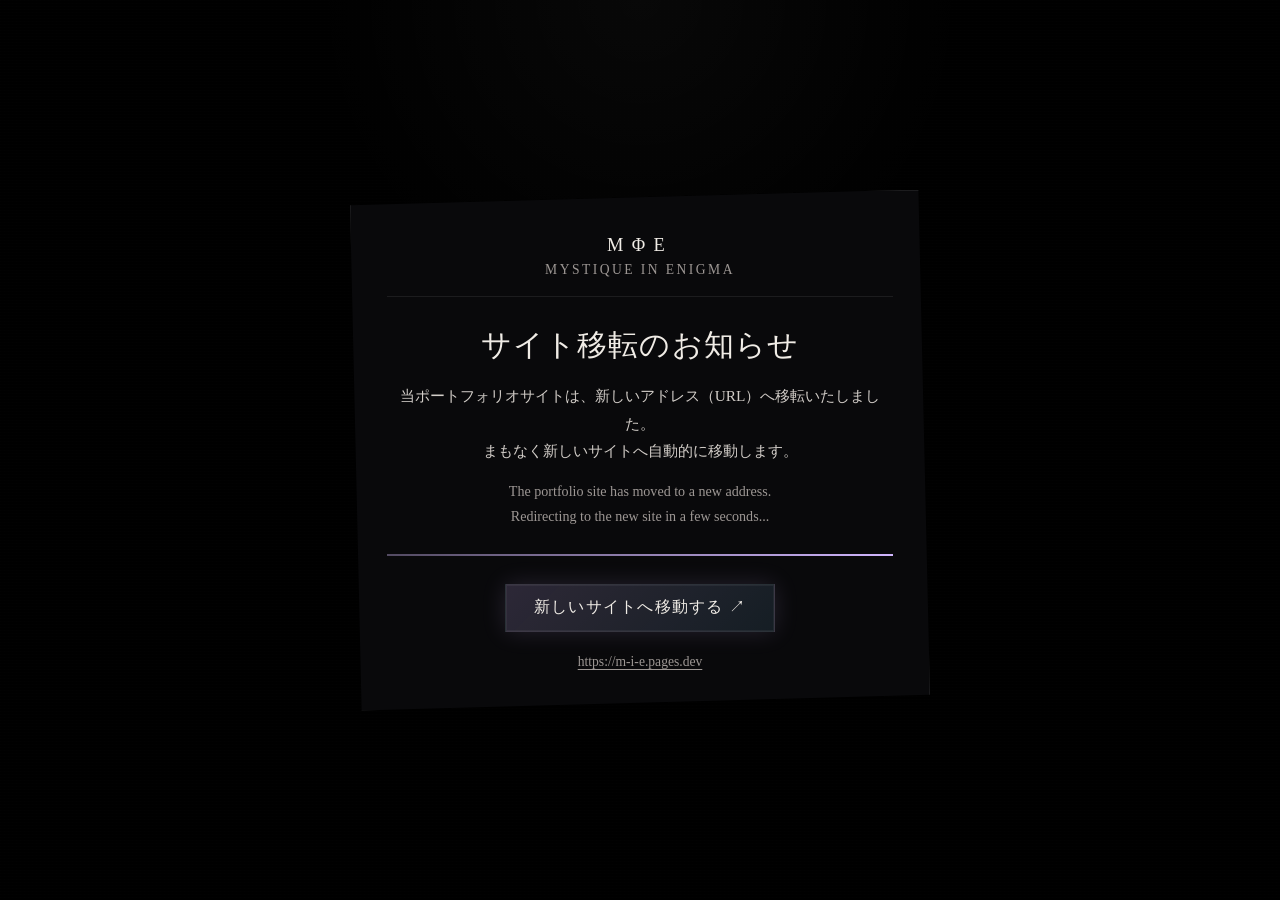
<file: index.html>
<!doctype html>
<html lang="ja">
  <head>
    <meta charset="utf-8" />
    <meta name="viewport" content="width=device-width, initial-scale=1" />
    <meta http-equiv="refresh" content="3; url=https://m-i-e.pages.dev" />
    <meta name="description" content="MIE (Mystique In Enigma) のポートフォリオサイトは新しいアドレスへ移転しました。" />
    <title>Site Moved | MIE - Mystique In Enigma</title>
    <link rel="icon" type="image/svg+xml" href="data:image/svg+xml,%3Csvg xmlns='http://www.w3.org/2000/svg' viewBox='0 0 100 100'%3E%3Crect width='100' height='100' fill='%23040405'/%3E%3Crect x='2' y='2' width='96' height='96' fill='none' stroke='rgba(255,255,255,0.14)' stroke-width='2'/%3E%3Ctext x='50' y='53' font-family='Georgia, serif' font-size='64' font-weight='bold' fill='%23f0ece6' text-anchor='middle' dominant-baseline='central'%3EM%3C/text%3E%3C/svg%3E" />
    <style>
      :root {
        --bg: #040405;
        --panel: rgba(10, 10, 13, 0.92);
        --text: #f0ece6;
        --muted: #9d9794;
        --line: rgba(255, 255, 255, 0.08);
        --glow: rgba(209, 182, 255, 0.14);
      }
      * { box-sizing: border-box; }
      body {
        margin: 0;
        min-height: 100vh;
        background:
          radial-gradient(circle at top, rgba(255, 255, 255, 0.03), transparent 30%),
          #000000;
        color: var(--text);
        font-family: Georgia, "Times New Roman", serif;
        display: flex;
        align-items: center;
        justify-content: center;
        padding: 24px 16px;
        position: relative;
        overflow: hidden;
      }
      .noise {
        position: fixed;
        inset: 0;
        pointer-events: none;
        background-image:
          linear-gradient(rgba(255,255,255,0.02) 1px, transparent 1px),
          linear-gradient(90deg, rgba(255,255,255,0.012) 1px, transparent 1px);
        background-size: 100% 3px, 4px 100%;
        opacity: 0.3;
      }
      .panel {
        position: relative;
        z-index: 1;
        width: min(580px, 100%);
        background: var(--panel);
        border: 1px solid var(--line);
        box-shadow: 0 30px 90px rgba(0, 0, 0, 0.7);
        backdrop-filter: blur(12px);
        -webkit-backdrop-filter: blur(12px);
        padding: 44px 36px 40px;
        text-align: center;
        clip-path: polygon(0 3%, 98% 0, 100% 97%, 2% 100%);
      }
      .brand-mark {
        font-size: 1.15rem;
        letter-spacing: 0.45em;
        text-transform: uppercase;
        color: var(--text);
        margin-bottom: 6px;
      }
      .brand-sub {
        font-size: 0.85rem;
        letter-spacing: 0.18em;
        color: var(--muted);
        text-transform: uppercase;
        margin-bottom: 28px;
        border-bottom: 1px solid var(--line);
        padding-bottom: 18px;
      }
      h1 {
        font-size: clamp(1.4rem, 4vw, 1.85rem);
        font-weight: 400;
        letter-spacing: 0.04em;
        margin: 0 0 16px;
        line-height: 1.4;
      }
      p {
        margin: 0 0 14px;
        line-height: 1.8;
        color: #d2cdc8;
        font-size: 0.96rem;
      }
      .notice-en {
        color: var(--muted);
        font-size: 0.88rem;
        margin-bottom: 24px;
      }
      .countdown-bar {
        height: 2px;
        width: 100%;
        background: rgba(255, 255, 255, 0.08);
        position: relative;
        margin: 24px 0 28px;
        overflow: hidden;
      }
      .countdown-progress {
        position: absolute;
        top: 0;
        left: 0;
        bottom: 0;
        width: 100%;
        background: linear-gradient(90deg, rgba(209, 182, 255, 0.3), #d1b6ff);
        animation: progress 3s linear forwards;
        transform-origin: left;
      }
      @keyframes progress {
        0% { transform: scaleX(0); }
        100% { transform: scaleX(1); }
      }
      .button {
        display: inline-flex;
        align-items: center;
        justify-content: center;
        min-height: 48px;
        padding: 0 28px;
        border: 1px solid var(--line);
        color: var(--text);
        text-decoration: none;
        background: linear-gradient(135deg, rgba(209,182,255,0.18), rgba(127,212,255,0.10));
        box-shadow: 0 0 0 1px rgba(255,255,255,0.05) inset, 0 0 24px var(--glow);
        font-family: inherit;
        font-size: 0.98rem;
        letter-spacing: 0.08em;
        transition: transform .2s ease, border-color .2s ease, box-shadow .2s ease;
      }
      .button:hover {
        transform: translateY(-2px);
        border-color: rgba(255,255,255,0.35);
        box-shadow: 0 0 32px rgba(209, 182, 255, 0.28);
      }
      .url-link {
        display: block;
        margin-top: 22px;
        font-size: 0.85rem;
        color: var(--muted);
        text-decoration: underline;
        text-underline-offset: 3px;
        word-break: break-all;
      }
      .url-link:hover {
        color: var(--text);
      }
    </style>
  </head>
  <body>
    <div class="noise" aria-hidden="true"></div>
    <main class="panel" role="region" aria-label="サイト移転のご案内">
      <div class="brand-mark">MΦE</div>
      <div class="brand-sub">Mystique In Enigma</div>

      <h1>サイト移転のお知らせ</h1>
      <p>当ポートフォリオサイトは、新しいアドレス（URL）へ移転いたしました。<br />まもなく新しいサイトへ自動的に移動します。</p>
      <p class="notice-en">The portfolio site has moved to a new address.<br />Redirecting to the new site in a few seconds...</p>

      <div class="countdown-bar">
        <div class="countdown-progress"></div>
      </div>

      <a class="button" href="https://m-i-e.pages.dev" id="redirect-link">新しいサイトへ移動する ↗</a>
      <a class="url-link" href="https://m-i-e.pages.dev">https://m-i-e.pages.dev</a>
    </main>

    <script>
      const TARGET_URL = 'https://m-i-e.pages.dev';
      setTimeout(() => {
        window.location.replace(TARGET_URL);
      }, 3000);
    </script>
  </body>
</html>
</file>
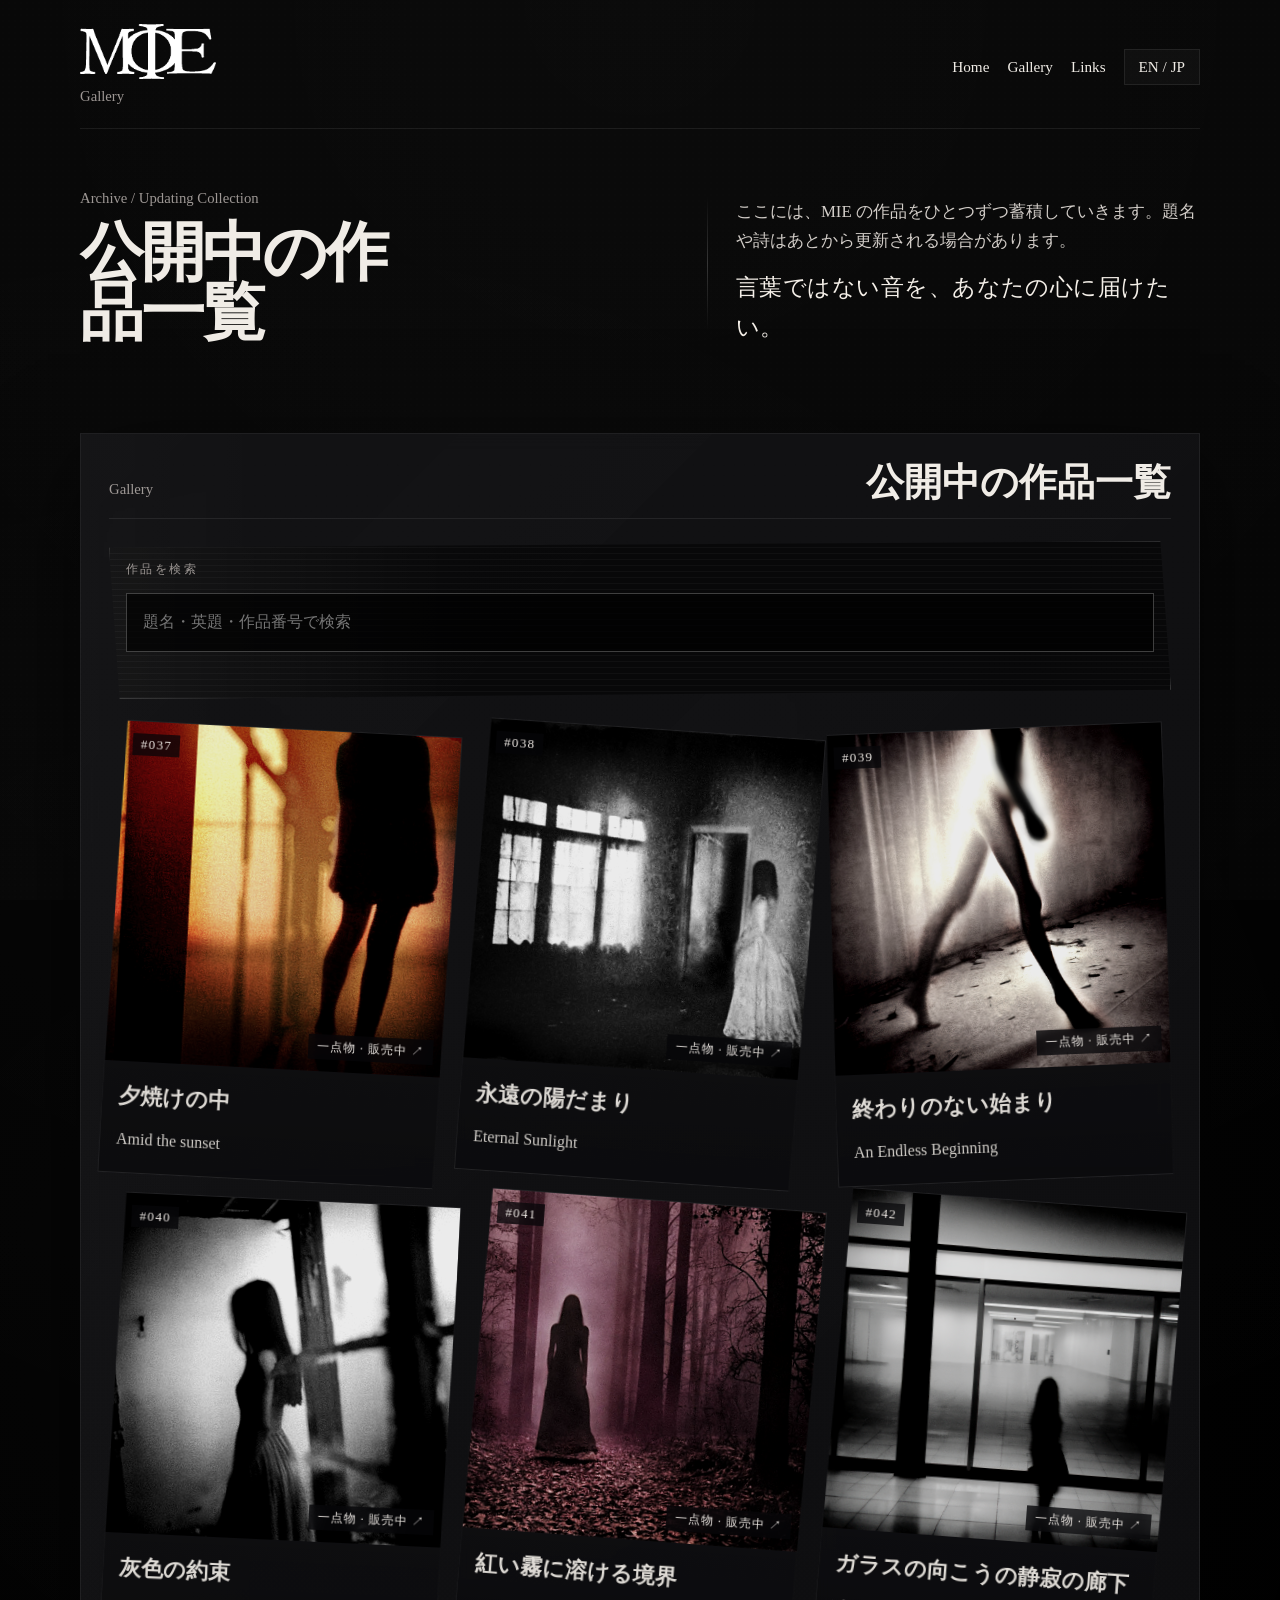
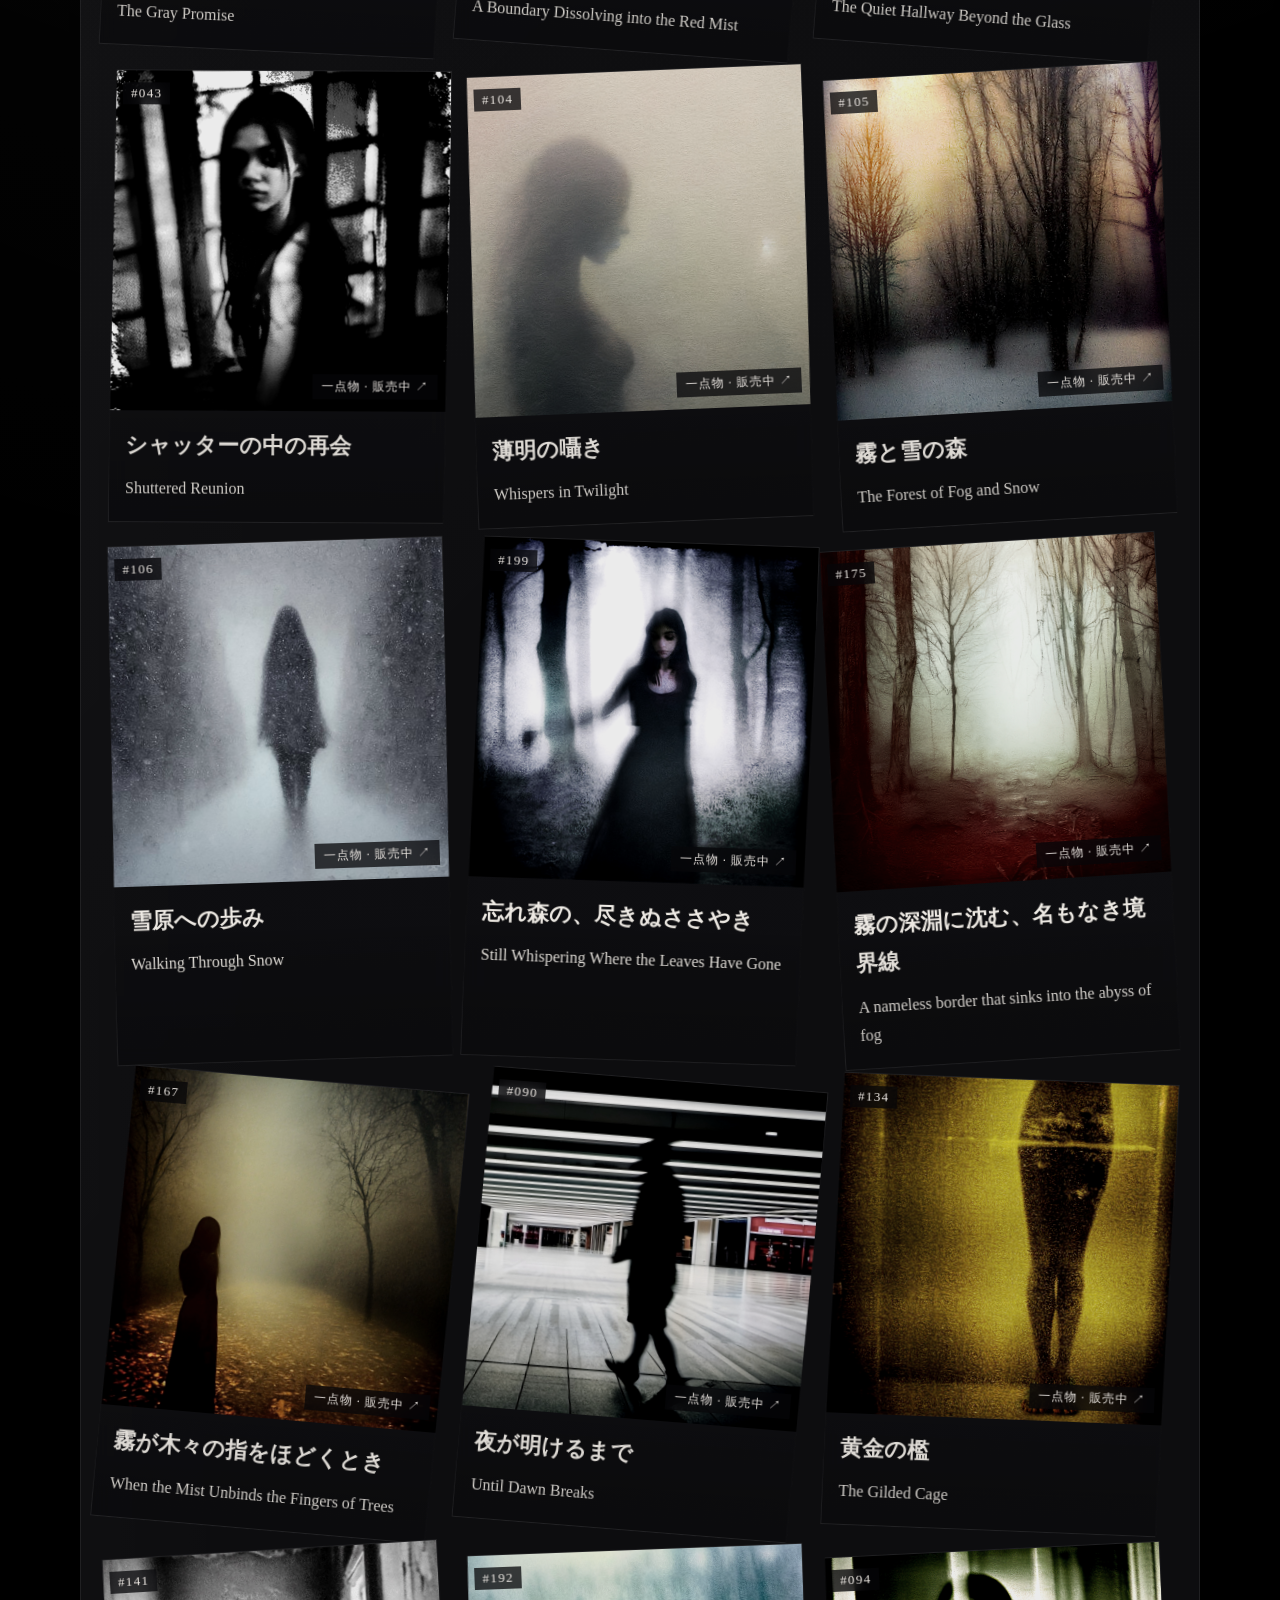
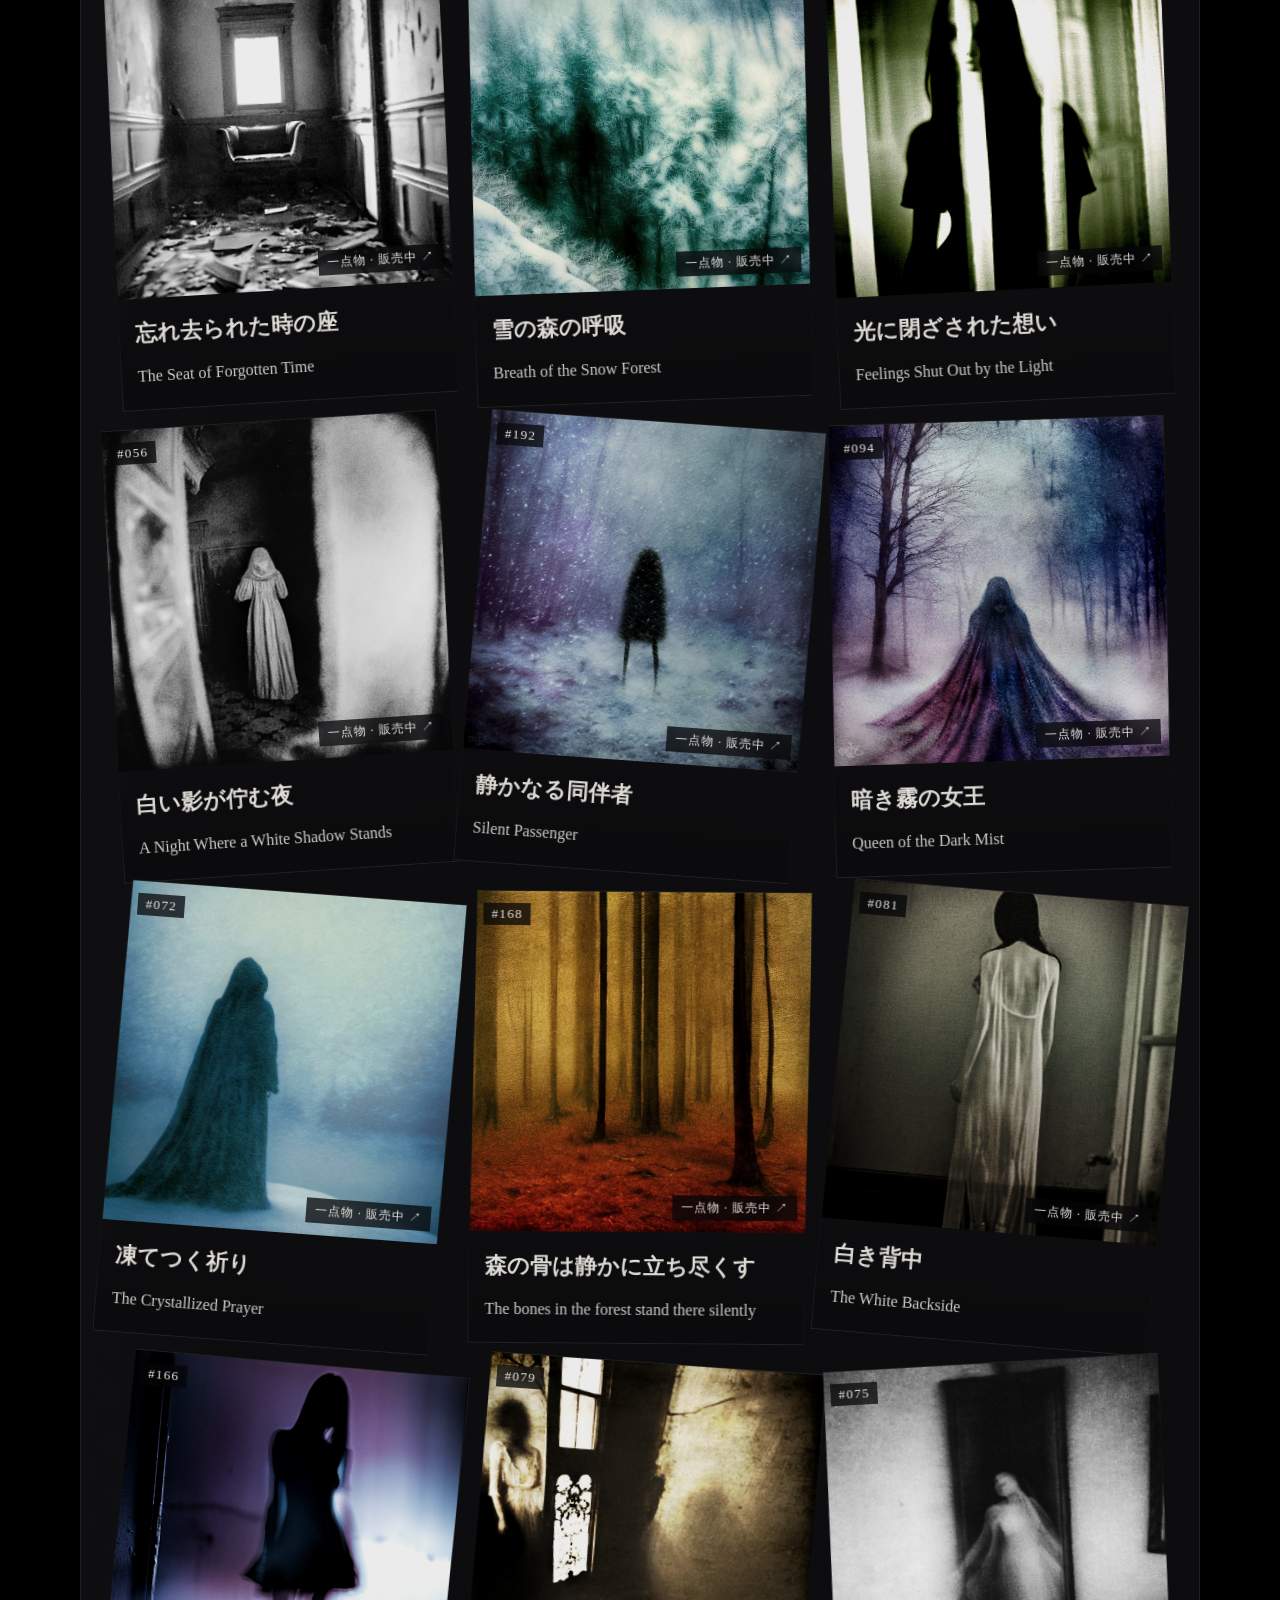
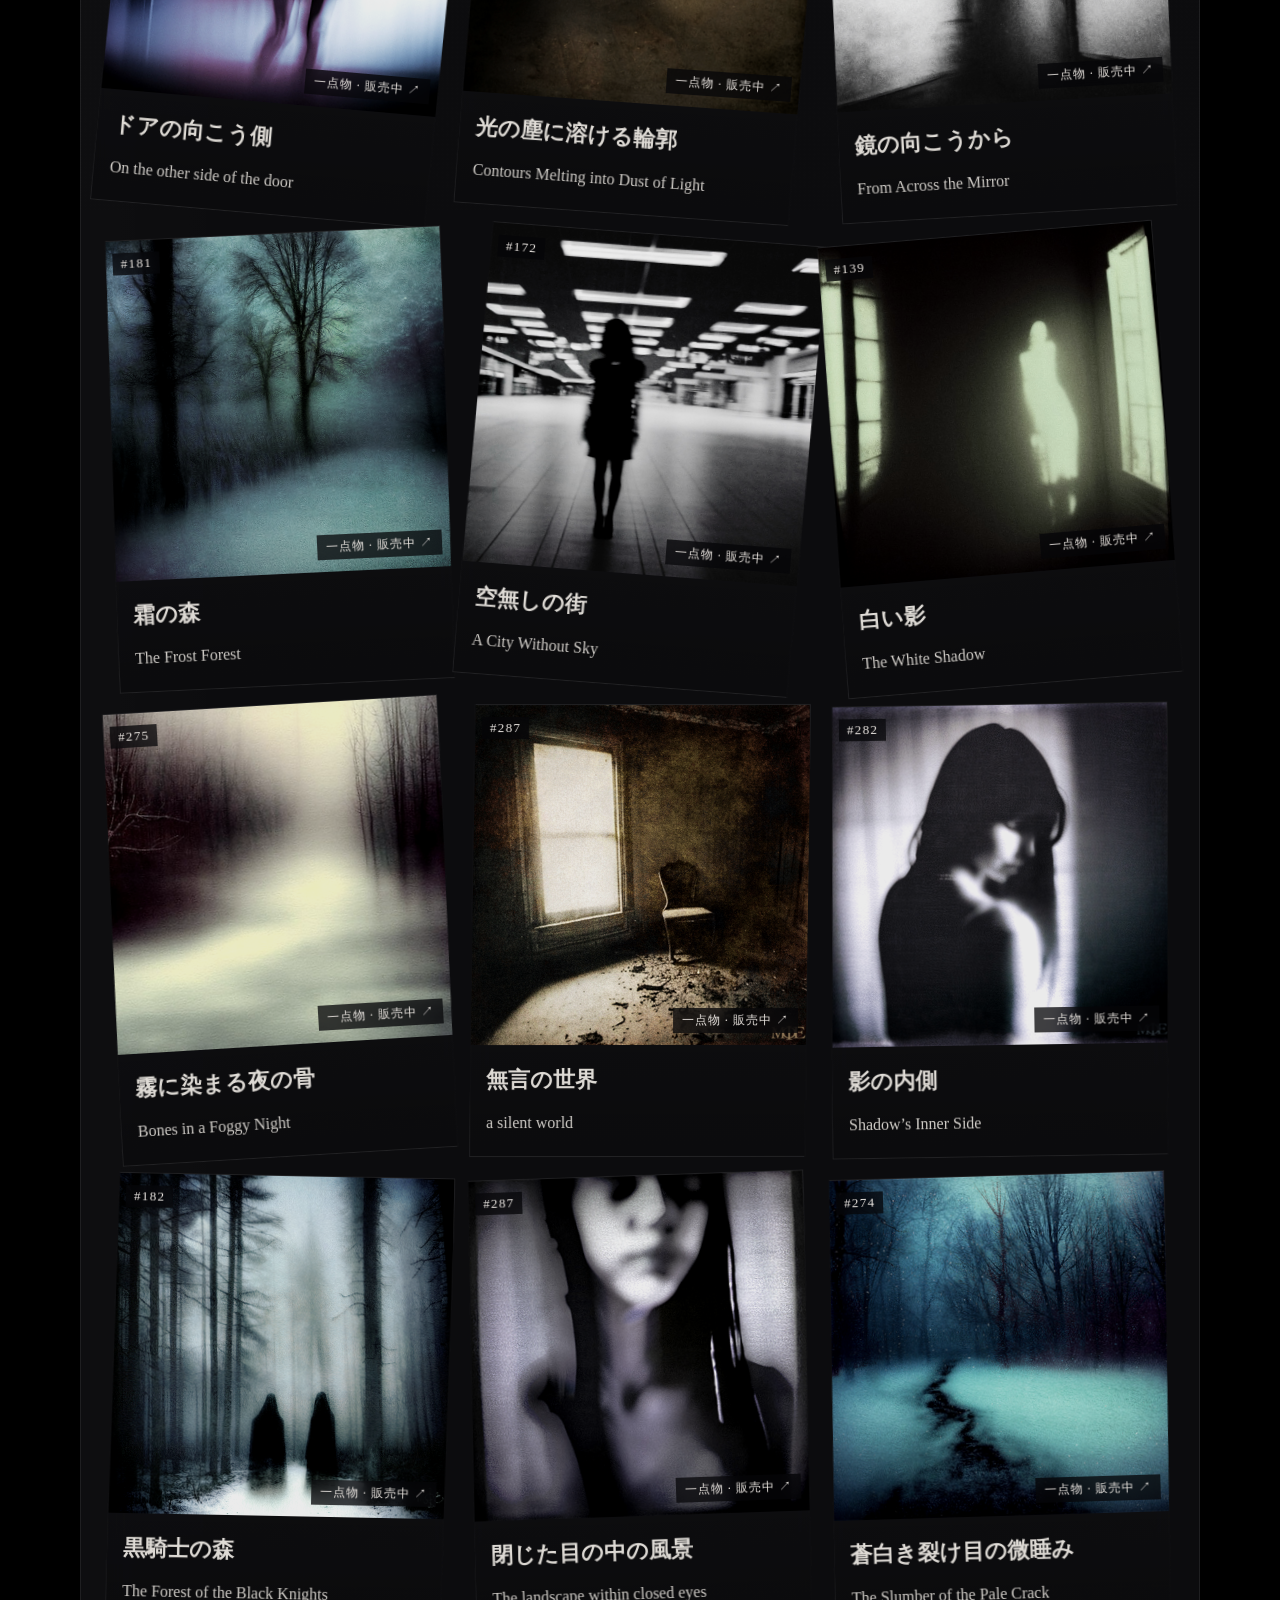
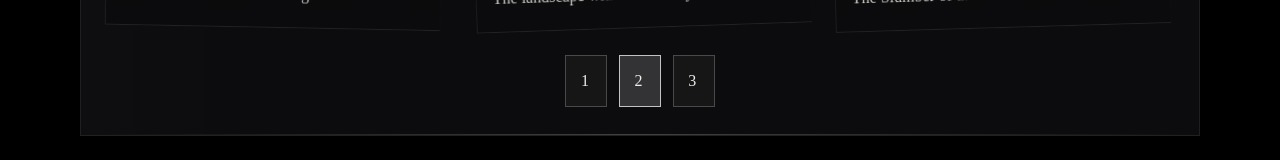
<file: gallery-page2.html>
<!DOCTYPE html>
<html lang="ja">
  <head>
    <meta charset="UTF-8" />
    <meta name="viewport" content="width=device-width, initial-scale=1.0" />
    <title>MIE | Gallery</title>
    <meta http-equiv="refresh" content="0; url=gallery.html?page=2" />
  </head>
  <body>
    <p><a href="gallery.html?page=2">Go to gallery page 2</a></p>
  </body>
</html>
</file>
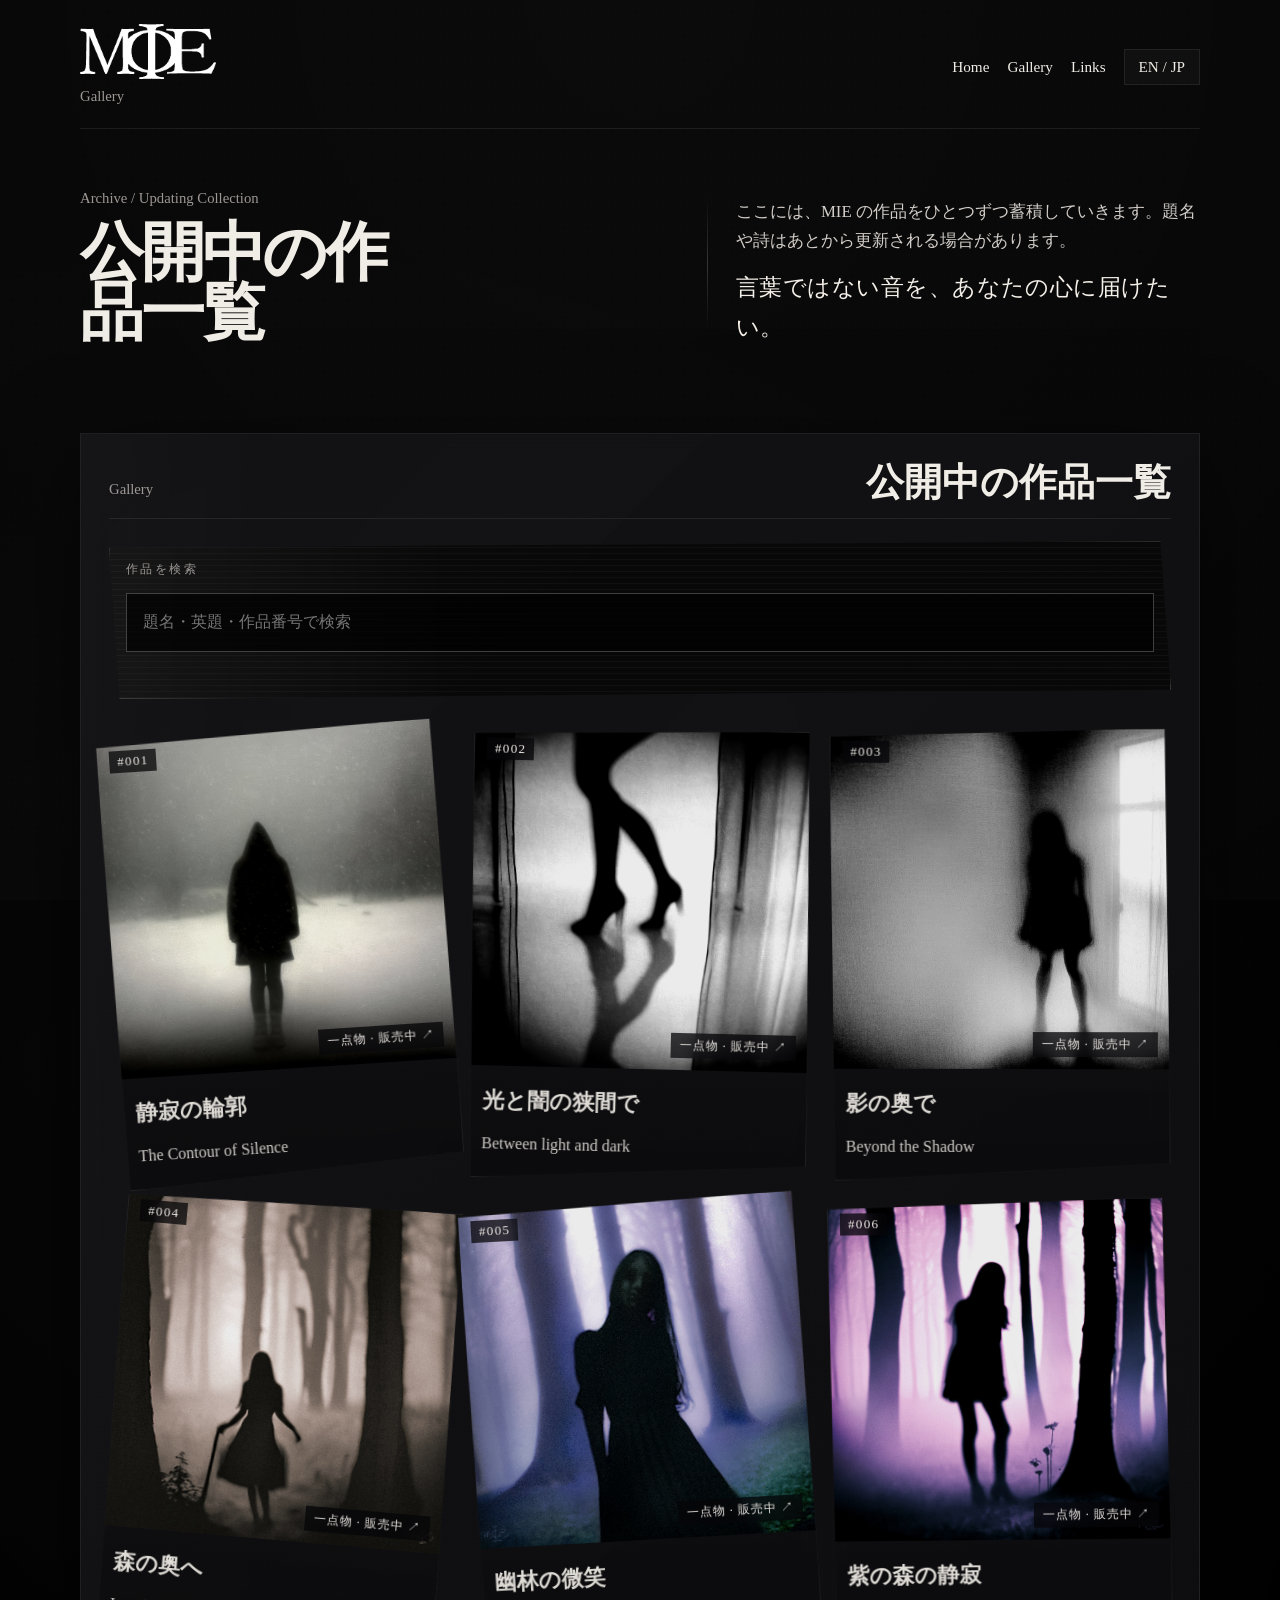
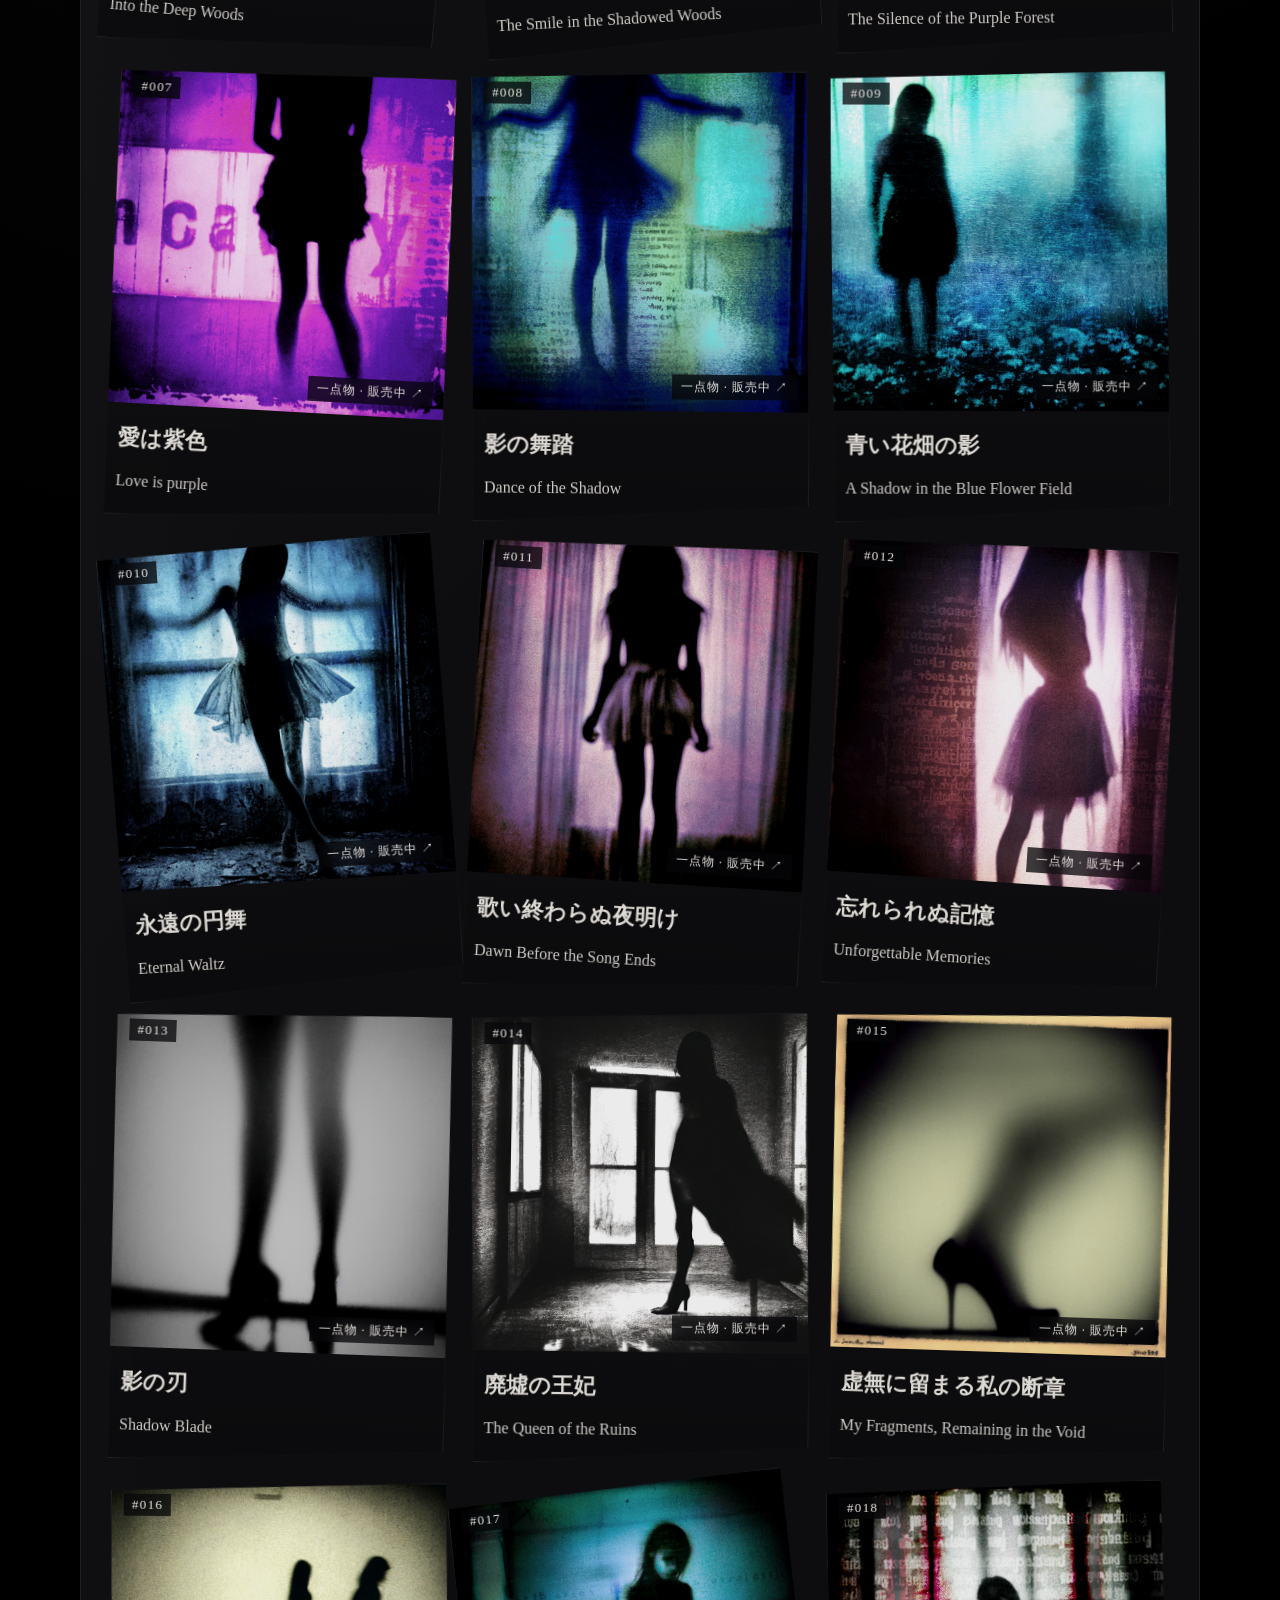
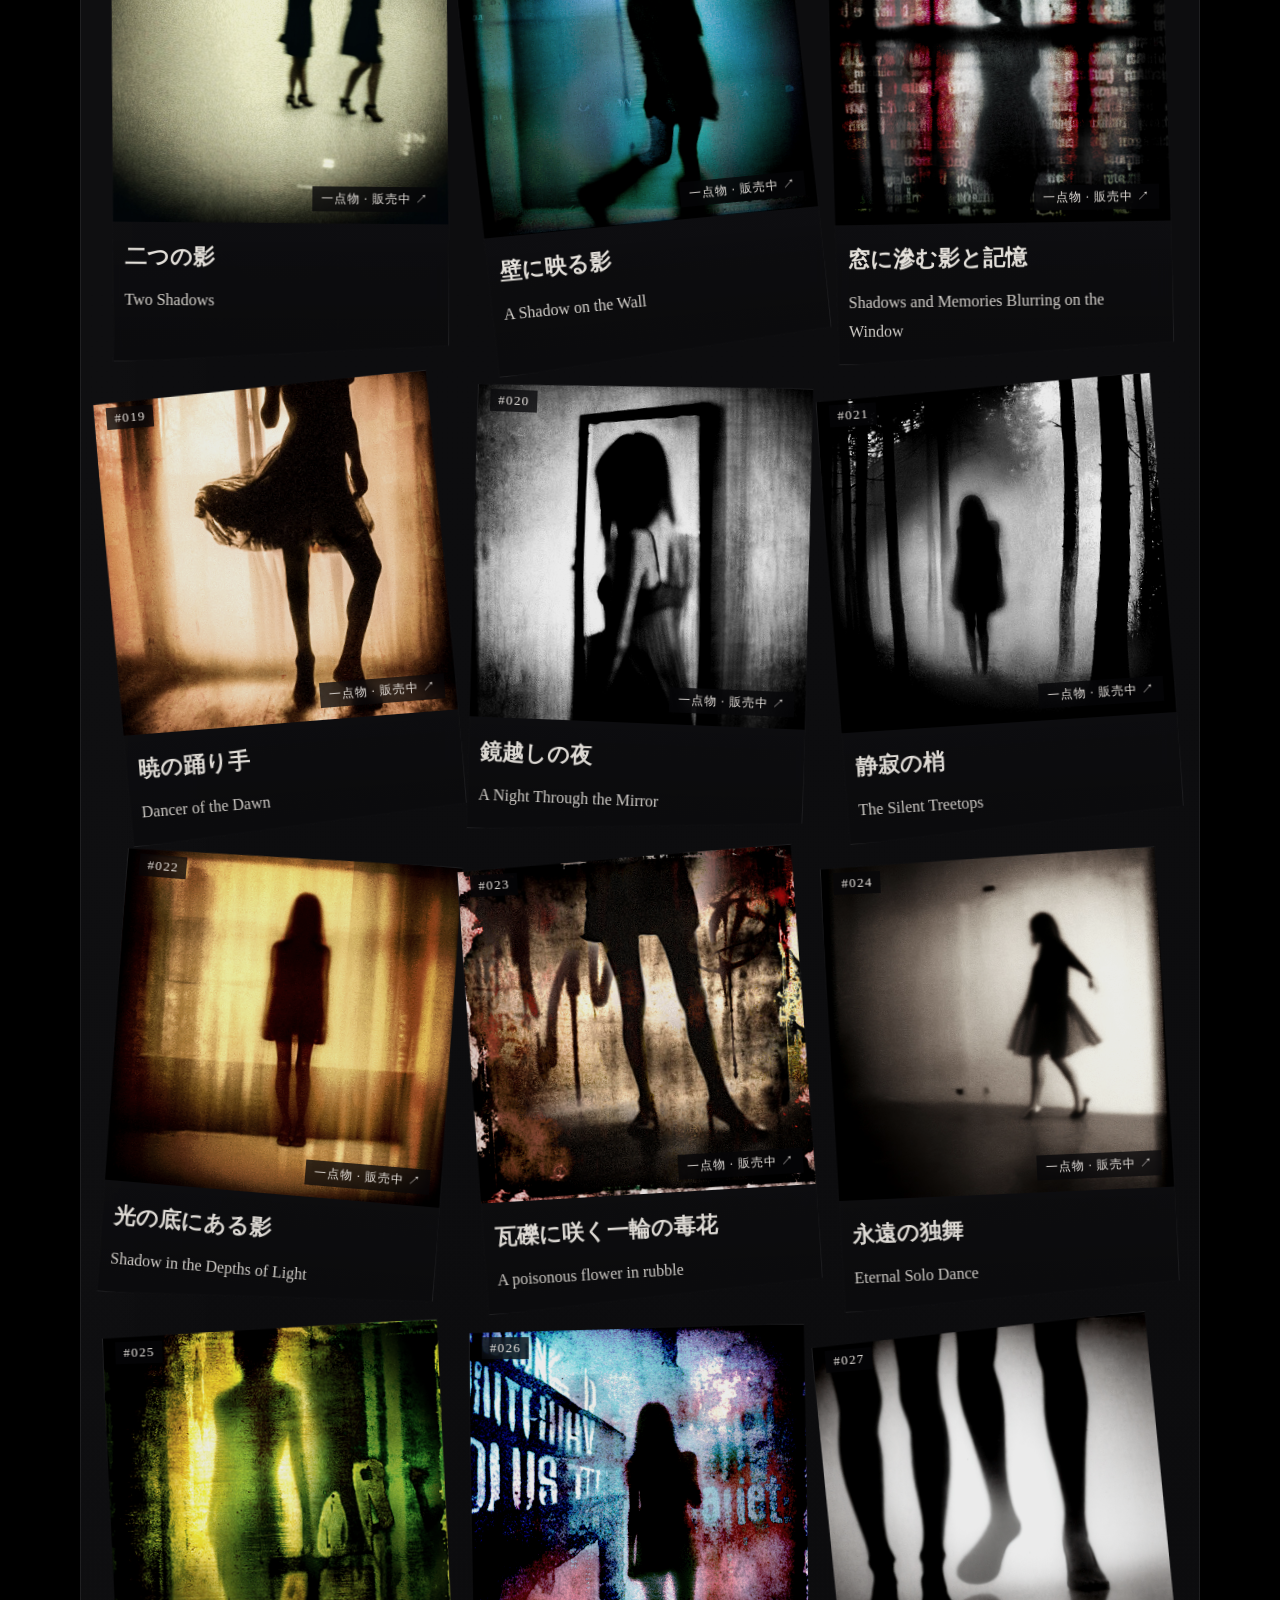
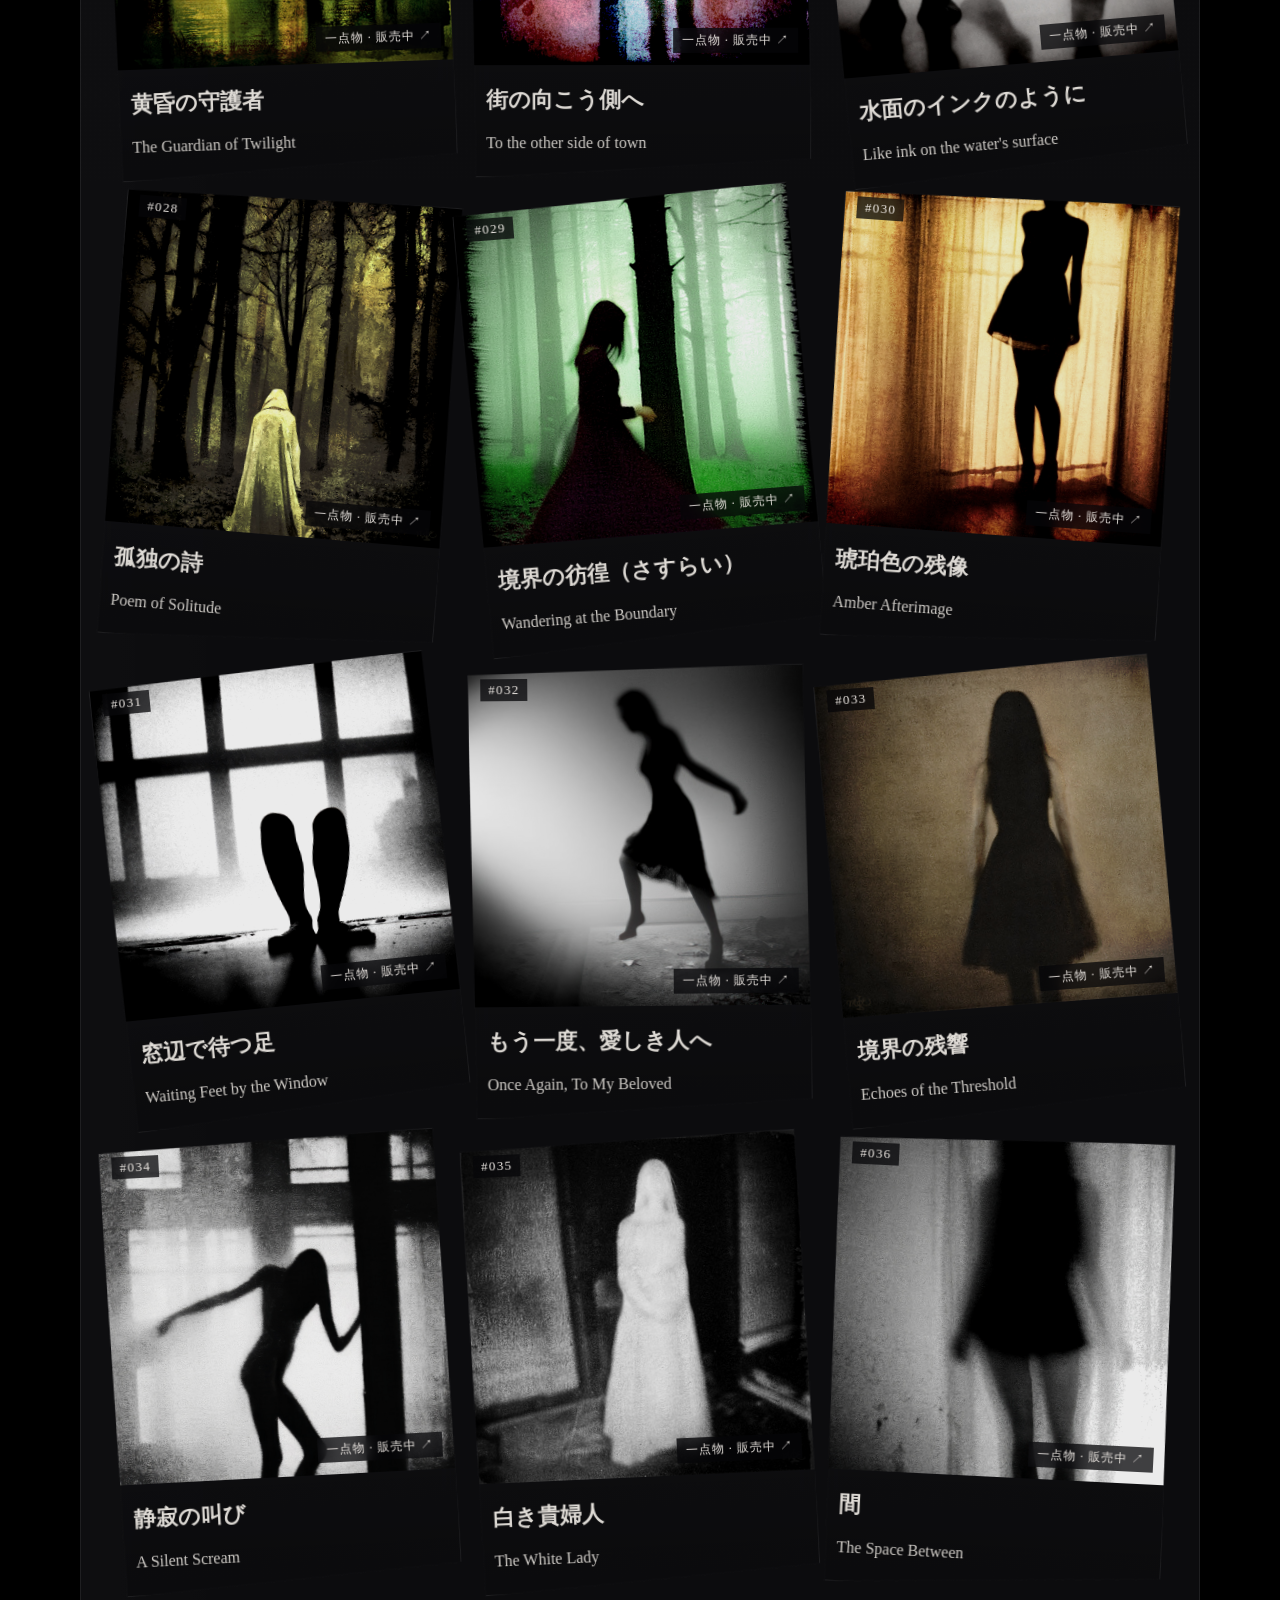
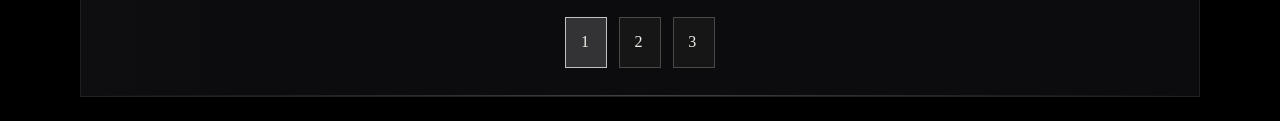
<file: gallery.html>
<!doctype html>
<html lang="ja">
  <head>
    <meta charset="utf-8" />
    <meta name="viewport" content="width=device-width, initial-scale=1" />
    <meta name="description" content="MIEのギャラリーページ。作品を随時更新していく一覧です。" />
    <title>MIE | Gallery</title>
    <link rel="icon" type="image/svg+xml" href="favicon.svg" />
    <link rel="stylesheet" href="styles.css" />
  </head>
  <body>
    <div class="noise" aria-hidden="true"></div>
    <div class="grain" aria-hidden="true"></div>
    <header class="hero compact">
      <nav class="topbar">
        <div class="brand">
          <img class="brand-logo" src="assets/MIE_LOGO_W.png" alt="MIE" />
          <span class="brand-sub">Gallery</span>
        </div>
        <div class="navlinks">
          <a href="index.html">Home</a>
          <a href="#gallery">Gallery</a>
          <a href="index.html#contact">Links</a>
          <button class="lang-switch" type="button" data-lang-switch>EN / JP</button>
        </div>
      </nav>
      <section class="hero-grid single">
        <div class="hero-copy hero-copy-wide">
          <div class="gallery-hero-text">
            <p class="eyebrow" data-i18n="gallery.eyebrow">Archive / Updating Collection</p>
            <h1 data-i18n="gallery.title">デジタルとゴシックの隙間で、<br />あなたに「見えない」ものを描く。</h1>
          </div>
          <div class="gallery-hero-side">
            <p class="lede" data-i18n="gallery.lede">ここには、MIE の作品をひとつずつ蓄積していきます。題名や詩はあとから更新される場合があります。</p>
            <p class="gallery-tagline" data-i18n="gallery.tagline">言葉ではない音を、あなたの心に届けたい。</p>
          </div>
        </div>
      </section>
    </header>

    <main>
      <section class="panel" id="gallery">
        <div class="section-head">
          <p class="section-label" data-i18n="gallery.sectionLabel">Gallery</p>
          <h2 data-i18n="gallery.sectionTitle">公開中の作品一覧</h2>
        </div>
        <div class="gallery-search" role="search">
          <label for="gallery-search-input" data-i18n="gallery.searchLabel">作品を検索</label>
          <input
            id="gallery-search-input"
            type="search"
            data-gallery-search
            data-i18n-placeholder="gallery.searchPlaceholder"
            placeholder="題名・英題・作品番号で検索"
            autocomplete="off"
          />
          <p class="gallery-search-status" data-gallery-search-status aria-live="polite"></p>
        </div>
        <div class="gallery-grid">
         <article class="gallery-card">
            <button class="gallery-thumb" type="button" data-status="sale" data-store-url="https://gicleepod.com/ja/store/mie/the-contour-of-silence-mie-001" data-full="assets/MIE_001_1024x1024_1820002240.jpeg" data-alt="Mystique in Enigma #001" data-poem="雪が深く降り立つ場所
影がぽつんと佇む
世界は静寂に包まれる
孤独が形を成す
光と闇の境界で
存在そのものが問われる">
              <img src="assets/MIE_001_1024x1024_1820002240.jpeg" alt="Mystique in Enigma #001">
            </button>
            <div class="gallery-body"><h3>静寂の輪郭</h3><p>The Contour of Silence</p></div>
          </article>
          <article class="gallery-card">
            <button class="gallery-thumb" type="button" data-status="sale" data-store-url="https://gicleepod.com/store/mie/echo-of-footsteps-mie-002" data-full="assets/MIE_002_1024x1024_0720133333.jpeg" data-alt="Mystique in Enigma #002" data-poem="月明かりに溶けた　舞い落ちる影  
静寂を踏みしめて　もう一度　この場所へ  
涙の痕は消えず　風に揺れる記憶  
指先で触れたい　あの日の温もり  

光と闇の狭間で　迷うその姿  
声は届かないが　心は震える  
扉を叩くように　足音は静かに  
「ここに居るよ」と　優しく呼ぶ">
              <img src="assets/MIE_002_1024x1024_0720133333.jpeg" alt="Mystique in Enigma #002">
            </button>
            <div class="gallery-body"><h3>光と闇の狭間で</h3><p>Between light and dark</p></div>
          </article>
          <article class="gallery-card">
            <button class="gallery-thumb" type="button" data-status="sale" data-store-url="https://gicleepod.com/ja/store/mie/beyond-the-shadow-mie-003" data-full="assets/MIE_003_512x512_0919668355.jpg" data-alt="Mystique in Enigma #003" data-poem="窓から光が差し込む  
影は静寂の中にじっと佇む  
その姿には名をつけることなどできない  
かすかな鼓動だけが残り  
部屋を満たしている  
まるで誰かを探しているかのように  
しかし、誰にも出会えない  
ただ自分自身と向き合うだけ  
この瞬間  
闇と光の狭間で  
静寂が響き渡る  ">
              <img src="assets/MIE_003_512x512_0919668355.jpg" alt="Mystique in Enigma #003">
            </button>
            <div class="gallery-body"><h3>影の奥で</h3><p>Beyond the Shadow</p></div>
          </article>
          <article class="gallery-card">
            <button class="gallery-thumb" type="button" data-status="sale" data-store-url="https://gicleepod.com/ja/store/mie/into-the-deep-woods-mie-004" data-full="assets/MIE_004_1024x1024_1030512520.jpg" data-alt="Mystique in Enigma #004" data-poem="木々が静かに立ち並び  
彼女は杖を握りしめ  
影の道を進む  
光は遠くで揺れる  
声は聞こえない  
ただ足音だけが響く  
この森は記憶の穴  
過去が息をする場所  
彼女は去るのか  
それとも待つのか  
答えは風にも霞にも  
存在しない  
ただ歩み続ける  
闇の中で自分自身を  
見つめていく  ">
              <img src="assets/MIE_004_1024x1024_1030512520.jpg" alt="Mystique in Enigma #004">
            </button>
            <div class="gallery-body"><h3>森の奥へ</h3><p>Into the Deep Woods</p></div>
          </article>
          <article class="gallery-card">
            <button class="gallery-thumb" type="button" data-status="sale" data-store-url="https://gicleepod.com/ja/store/mie/the-smile-in-the-shadowed-woods-mie-005" data-full="assets/MIE_005_1024x1024_0064801276.jpg" data-alt="Mystique in Enigma #005" data-poem="彼女の瞳は無光の淵に沈み
黒く垂れ下がる髪の流れは
死の静寂を編むように
その軌跡を描く

一筋の涙
それは不思議な物語を秘めた
影のように
彼女の顔面に滴り落ちる

微笑みは
霧の中に消えた記憶の余韻
唇がほころぶたび
その奥には
未完成の悲しみが眠っている

木々の根から昇る薄紫色の光
この森は
静寂と狂いを分けつける場所
歩みを重ねる每に
足音はただの「存在」ではなく
彼女の意識が世界に残した
最後の言葉

一滴の涙は
その笑顔の裏で
すべてを呪うように
大地に落ちた

霧の奥に残る静寂の中
彼女は微笑み続ける
それは
終わらない旅の始まり">
              <img src="assets/MIE_005_1024x1024_0064801276.jpg" alt="Mystique in Enigma #005">
            </button>
            <div class="gallery-body"><h3>幽林の微笑</h3><p>The Smile in the Shadowed Woods</p></div>
          </article>
          <article class="gallery-card">
            <button class="gallery-thumb" type="button" data-status="sale" data-store-url="https://gicleepod.com/ja/store/mie/the-silence-of-the-purple-forest-mie-006" data-full="assets/MIE_006_1024x1024_2050330884.jpg" data-alt="Mystique in Enigma #006" data-poem="霧に包まれた木々の間で、  
君はまだ歩み続ける。  
光が君を照らすように、  
あの世とこの世の境目を越えて。

花が君の足元に咲く――  
それは言葉より優しい、  
君の願いが、今も静かに育つ。

君は忘れずにいた、  
月明かりに飲まれた夢の残り香。">
              <img src="assets/MIE_006_1024x1024_2050330884.jpg" alt="Mystique in Enigma #006">
            </button>
            <div class="gallery-body"><h3>紫の森の静寂</h3><p>The Silence of the Purple Forest</p></div>
          </article>
    <article class="gallery-card">
            <button class="gallery-thumb" type="button" data-status="sale" data-store-url="https://gicleepod.com/ja/store/mie/love-is-purple-mie-007" data-full="assets/MIE_007_1024x1024_1442361428.jpg" data-alt="Mystique in Enigma #007" data-poem="愛は紫色で、永遠ではない
誰も覚えていない昨日よりも
誰かを忘れられる今日が美しい

紫の空の下で、私は君を待つ
待っているのは明日じゃない
明日などないのさ——
この夜だけが僕らの全部だ">
              <img src="assets/MIE_007_1024x1024_1442361428.jpg" alt="Mystique in Enigma #007">
            </button>
            <div class="gallery-body"><h3>愛は紫色</h3><p>Love is purple</p></div>
          </article>
          <article class="gallery-card">
            <button class="gallery-thumb" type="button" data-status="sale" data-store-url="https://gicleepod.com/ja/store/mie/dance-of-the-shadow-mie-008" data-full="assets/MIE_008_1024x1024_1880213858.jpg" data-alt="Mystique in Enigma #008" data-poem="影が足元で踊り、霧がその輪郭を溶かす  
風の隙間から、記憶の欠片が舞い上がる  
光は静かに消え、時間はその動きを止める  
存在の果てで、魂は踊り続ける">
              <img src="assets/MIE_008_1024x1024_1880213858.jpg" alt="Mystique in Enigma #008">
            </button>
            <div class="gallery-body"><h3>影の舞踏</h3><p>Dance of the Shadow</p></div>
          </article>
          <article class="gallery-card">
            <button class="gallery-thumb" type="button" data-status="sale" data-store-url="https://gicleepod.com/store/mie/in-the-shadow-of-the-blue-flower-field-mie-009" data-full="assets/MIE_009_1024x1024_0396631392.jpg" data-alt="Mystique in Enigma #009" data-poem="私はここにいる。
髪が風に揺れているのに、
私はまったく動けない。

足元の地面は冷たく硬く、
まるで石のよう。
頭上の光は決して消えることなく、
ただ青い静けさだけが残っている。

この花畑は、
私たちにとっていつだって美しい場所だった。
もう誰もここに来てはいけない……
そして、あなたを見ることも、
本当はあってはならないのよ。">
              <img src="assets/MIE_009_1024x1024_0396631392.jpg" alt="Mystique in Enigma #009">
            </button>
            <div class="gallery-body"><h3>青い花畑の影</h3><p>A Shadow in the Blue Flower Field</p></div>
          </article>
          <article class="gallery-card">
            <button class="gallery-thumb" type="button" data-status="sale" data-store-url="https://gicleepod.com/ja/store/mie/eternal-waltz-mie-010" data-full="assets/MIE_010_1024x1024_0757011796.jpg" data-alt="Mystique in Enigma #010" data-poem="静寂が降り積もる　崩れゆく壁の隙間から
銀色の吐息のような月光が　彼女を抱きしめる

かつての喝采は　今はただの風のささやき
磨り減った硬い床には　消えない記憶の刻印

現世と彼岸の境界（さかい）に立ち止まり
指先ひとつの震えで　彼女は永遠を舞う

「まだ、終わらない」
その一歩が　夜の底へと沈み
魂の旋律だけが　朽ち果てた屋敷を彷徨い続ける">
              <img src="assets/MIE_010_1024x1024_0757011796.jpg" alt="Mystique in Enigma #010">
            </button>
            <div class="gallery-body"><h3>永遠の円舞</h3><p>Eternal Waltz</p></div>
          </article>
          <article class="gallery-card">
            <button class="gallery-thumb" type="button" data-status="sale" data-store-url="https://gicleepod.com/ja/store/mie/dawn-before-the-song-ends-mie-011" data-full="assets/MIE_011_1024x1024_0104473286.jpg" data-alt="Mystique in Enigma #011" data-poem="彼女は、
この部屋の中で、
影を生み出す存在だ。
その背中には、
誰かの手が触れていた記憶がある。

――やがて、
薄紫のカーテンは、
風に揺れる。
そして、
もう一度、
彼女は「あなた」を呼び起こす。

この部屋には、
光と影の間で、
忘れられた者たちが、
静かに、
生きている——

そして、
誰もが、
その影の中に、
自分自身を見つけることができる——
という、
ただ一つの真実。">
              <img src="assets/MIE_011_1024x1024_0104473286.jpg" alt="Mystique in Enigma #011">
            </button>
            <div class="gallery-body"><h3>歌い終わらぬ夜明け</h3><p>Dawn Before the Song Ends</p></div>
          </article>
          <article class="gallery-card">
            <button class="gallery-thumb" type="button" data-status="sale" data-store-url="https://gicleepod.com/ja/store/mie/unforgettable-memories-mie-012" data-full="assets/MIE_012_1024x1024_0411177461.jpg" data-alt="Mystique in Enigma #012" data-poem="カーテンを裂いたのは、君の影
白い光に染まるその姿は、
もう生きた証ではない

「思い出」の字が空気を泳ぐ
歪んだ手紙のように、
宙に浮かぶ言葉たちが、
君の名前を何度も呼んでいる

「忘れてほしい」と、
光の向こうで呟く声は、
風になろうとしない

靴のつま先、
足裏の傷跡
現世の土砂が、
まだ胸に残っている

君は旅立ち、
魂は空へと消える
でも、
文字は君を追いかけて、
「ここにいた」の証しとして、
光の中に溶けないまま、
ただ、ただ、浮かんでる">
              <img src="assets/MIE_012_1024x1024_0411177461.jpg" alt="Mystique in Enigma #012">
            </button>
            <div class="gallery-body"><h3>忘れられぬ記憶</h3><p>Unforgettable Memories</p></div>
          </article>
    <article class="gallery-card">
            <button class="gallery-thumb" type="button" data-status="sale" data-store-url="https://gicleepod.com/ja/store/mie/shadow-blade-mie-013" data-full="assets/MIE_013_1024x1024_1163112903.jpeg" data-alt="Mystique in Enigma #013" data-poem="影が床に残したのは、二つの刃

ハイヒールの尖りは、空からの呼びかけを刻む

彼女は静かに立ち尽くす

背中は白壁に溶け、顔はない目も耳も、足元にもない

ただ、脚の線が天と地の間で繋がっている

光は彼女の存在を認めない

「あなたはここにいる」と、壁は語らない

むしろ、鏡に映るその姿は、虚構の余韻を吐く

足元の影は、水のように流れていく

それは彼女自身の魂の痕跡

空気は冷たくて、静かで、

真っ黒なドアが開いても、

その奥には誰もいない

ただ、足音だけが残る

そして、時を待っている">
              <img src="assets/MIE_013_1024x1024_1163112903.jpeg" alt="Mystique in Enigma #013">
            </button>
            <div class="gallery-body"><h3>影の刃</h3><p>Shadow Blade</p></div>
          </article>
          <article class="gallery-card">
            <button class="gallery-thumb" type="button" data-status="sale" data-store-url="https://gicleepod.com/ja/store/mie/the-queen-of-the-ruins-mie-014" data-full="assets/MIE_014_1024x1024_1909452394.jpeg" data-alt="Mystique in Enigma #014" data-poem="窓の外には、もう誰もいない。
雨滴が滴るガラスを通り抜け、
その音だけに耳を傾けて歩いた。

私の黒いフードとマントは、
決して泣かない魂のために作られた鎧だった。
片方の足にはハイヒール――静寂の中の優雅さ。
もう片方は義足――記憶を響かせる鋭さ。

あなたは私を「幽霊」と呼ぶ。
けれど私はただ、
誰も踏み込むことを恐れるこの場所にいるだけ。
なぜなら……
私は「別世界の女王」だから。
あなたに見てもらうために、
廃墟を歩くことを選んだ。">
              <img src="assets/MIE_014_1024x1024_1909452394.jpeg" alt="Mystique in Enigma #014">
            </button>
            <div class="gallery-body"><h3>廃墟の王妃</h3><p>The Queen of the Ruins</p></div>
          </article>
          <article class="gallery-card">
            <button class="gallery-thumb" type="button" data-status="sale" data-store-url="https://gicleepod.com/ja/store/mie/my-fragments-remaining-in-the-void-mie-015" data-full="assets/MIE_015_1024x1024_1499827200.jpeg" data-alt="Mystique in Enigma #015" data-poem="膝の上は、風に消えた
影のように、記憶より先に消えた
私の欠けた半身は、
まだハイヒールを履いて歩き続ける
幽霊として
夢として
記憶の断片として
そして……
君が見ている方向に、私はいる">
              <img src="assets/MIE_015_1024x1024_1499827200.jpeg" alt="Mystique in Enigma #015">
            </button>
            <div class="gallery-body"><h3>虚無に留まる私の断章</h3><p>My Fragments, Remaining in the Void</p></div>
          </article>
          <article class="gallery-card">
            <button class="gallery-thumb" type="button" data-status="sale" data-store-url="https://gicleepod.com/ja/store/mie/two-shadows-mie-016" data-full="assets/MIE_016_1024x1024_0686707638.jpg" data-alt="Mystique in Enigma #016" data-poem="二つの影が  
静かに歩いている。  
足元から立ち上がる、  
小さな光。  

空っぽな部屋に  
二人だけで  
世界を埋め尽くすように。">
              <img src="assets/MIE_016_1024x1024_0686707638.jpg" alt="Mystique in Enigma #016">
            </button>
            <div class="gallery-body"><h3>二つの影</h3><p>Two Shadows</p></div>
          </article>
          <article class="gallery-card">
            <button class="gallery-thumb" type="button" data-status="sale" data-store-url="https://gicleepod.com/ja/store/mie/a-shadow-on-the-wall-mie-017" data-full="assets/MIE_017_1024x1024_0115236886.jpg" data-alt="Mystique in Enigma #017" data-poem="青く光る壁に映る影が
静かに歩き続ける

世界の終わりと始まりの境目を
足元に踏みしめるように
その足跡、消えないまま

空虚な胸には
思い出の風が吹いている

「愛した人へ…」
という言葉も、
音もなく消えていくだけ

この光の中で、静かに
歩き続ける……

霊魂の足跡は、
永遠を測らない">
              <img src="assets/MIE_017_1024x1024_0115236886.jpg" alt="Mystique in Enigma #017">
            </button>
            <div class="gallery-body"><h3>壁に映る影</h3><p>A Shadow on the Wall</p></div>
          </article>
          <article class="gallery-card">
            <button class="gallery-thumb" type="button" data-status="sale" data-store-url="https://gicleepod.com/ja/store/mie/shadows-and-memories-blurring-on-the-window-mie-018" data-full="assets/MIE_018_1024x1024_1722122469.jpg" data-alt="Mystique in Enigma #018" data-poem="幽かな窓に滲む影の女、
首を捻りたてて私を眺め
その瞳が空へと裂いた刹那、
記憶の文字が血のように舞い上がる

「愛しき君よ」と書かれた行間から
紅の雨は滴り落ち、
「恨むべき者」の名も消えゆく前に
指先を震わせ、影に捧ぐ

窓の向こうで両腕広げ、
世界ごと抱きしめようとしているのに、
触れるのは冷たい霧だけだ
彼女の想いは文字となり崩れ、
崩れた言葉は闇の中で囁く">
              <img src="assets/MIE_018_1024x1024_1722122469.jpg" alt="Mystique in Enigma #018">
            </button>
            <div class="gallery-body"><h3>窓に滲む影と記憶</h3><p>Shadows and Memories Blurring on the Window</p></div>
          </article>
    <article class="gallery-card">
            <button class="gallery-thumb" type="button" data-status="sale" data-store-url="https://gicleepod.com/ja/store/mie/dancer-of-the-dawn-mie-019" data-full="assets/MIE_019_1024x1024_1048371316.jpg" data-alt="Mystique in Enigma #019" data-poem="消えた笑顔を
風のように舞い上げながら
あなたは踊る。

暁の廃墟で、スカートをひらめかせて——
その身体は、あの世とこの世の間で
いつも宙に浮いたままだ。

足元には、言葉にならない沈黙が眠り、
背中には、決して終わらない歌が鳴っている。

あなたはまだ帰ることができない。
だけれど、その踊りは
今も誰かの心に——
朝日のように、そっと光を落とし続けている。">
              <img src="assets/MIE_019_1024x1024_1048371316.jpg" alt="Mystique in Enigma #019">
            </button>
            <div class="gallery-body"><h3>暁の踊り手</h3><p>Dancer of the Dawn</p></div>
          </article>
          <article class="gallery-card">
            <button class="gallery-thumb" type="button" data-status="sale" data-store-url="https://gicleepod.com/ja/store/mie/a-night-through-the-mirror-mie-020" data-full="assets/MIE_020_1024x1024_0196291444.jpg" data-alt="Mystique in Enigma #020" data-poem="暗い廊下の端に、
一枚の鏡が静かに佇む。
その中には、
君の影が歪んで立っている。

背中を向けて、
髪は風に揺れず、
ただ静止したままだ。
肩の甲羅のように硬く、
胸の奥から響く沈黙の鼓動。

君は、
鏡越しに自分を見つめない。
むしろ、
自分の影が見つめているかのように、
瞳を閉じたまま、
静寂に深く没する。

鏡の中には、
もう一人の君がいるのか
あるいは、
ただ、
自己を否定した後ろ姿だけ

黒いシルエットは、
時計の針のように動かない。
光に照らされず、
影の中に溶け込む。

窓の外は暗い夜だ。
でも、君の手はまだ、
光を掴もうとしている。">
              <img src="assets/MIE_020_1024x1024_0196291444.jpg" alt="Mystique in Enigma #020">
            </button>
            <div class="gallery-body"><h3>鏡越しの夜</h3><p>A Night Through the Mirror</p></div>
          </article>
          <article class="gallery-card">
            <button class="gallery-thumb" type="button" data-status="sale" data-store-url="https://gicleepod.com/store/mie/the-silent-treetops-mie-055" data-full="assets/MIE_021_1024x1024_1144968502.jpg" data-alt="Mystique in Enigma #021" data-poem="彼女は思い出が残り続けた場所で
声をかけられぬまま時間を過ごす

消えた季節は、胸の奥で眠る
抜け出せないのは、愛した名前
今なら、もう一度呼ぶこともできる

木漏れ日の中を歩いた彼女は、
忘れられぬ場所に残された霧と光の隙間で
再び立ち尽くした">
              <img src="assets/MIE_021_1024x1024_1144968502.jpg" alt="Mystique in Enigma #021">
            </button>
            <div class="gallery-body"><h3>静寂の梢</h3><p>The Silent Treetops</p></div>
          </article>
          <article class="gallery-card">
            <button class="gallery-thumb" type="button" data-status="sale" data-store-url="https://gicleepod.com/ja/store/mie/shadow-in-the-depths-of-light-mie-022" data-full="assets/MIE_022_1024x1024_0067213901.jpg" data-alt="Mystique in Enigma #022" data-poem="指先が触れた瞬間に
砂のように崩れていく

カーテンの隙間から
こぼれる午後の重さ

私はまだ、ここにいる──
名前を呼ぶ声に怯えていた
今はただ、この揺らぎになりたい

滲む光の中で
自分の輪郭を預けて
あの日、置いてきた熱を
そっと手放していく

もう、誰の視線もいらない
ただ　溶けてしまいたい
空気に混じり、塵となり、
暁色の部屋の隅へ

風が吹けば、忘れられるように">
              <img src="assets/MIE_022_1024x1024_0067213901.jpg" alt="Mystique in Enigma #022">
            </button>
            <div class="gallery-body"><h3>光の底にある影</h3><p>Shadow in the Depths of Light</p></div>
          </article>
          <article class="gallery-card">
            <button class="gallery-thumb" type="button" data-status="sale" data-store-url="https://gicleepod.com/ja/store/mie/a-poisonous-flower-in-rubble-mie-023" data-full="assets/MIE_023_1024x1024_0181448238.jpg" data-alt="Mystique in Enigma #023" data-poem="瓦礫の肺胞に吸い込まれるのは
煤けた呼吸か、それとも絶望の残滓か。

コンクリートの肋骨が露出し
都市は自らの内臓を垂らすように、
赤く、醜く、美しく腐り果てていく。

ハイヒールが一歩踏み出すたびに、
影は長く伸び
泥濘（ぬかる）みに抗う意志だけが
私の輪郭を、わずかな毒として繋ぎ止める。

神はいずこへ去った。
この荒廃した聖域に残されたのは、
剥き出しの肉体と、
滴る絶望のグラフィティ。

私は叫ばない。
ただここに立ち、
街が流す血の色と同調し、
崩壊という名の永遠を踊り続ける。

救済など求めぬ。
この汚濁こそが私の儀式であり、
瓦礫に咲く一輪の毒花――

私は、滅びゆく世界の最果てで、
ただひたすらに、誇り高く「個」として燃焼する。">
              <img src="assets/MIE_023_1024x1024_0181448238.jpg" alt="Mystique in Enigma #023">
            </button>
            <div class="gallery-body"><h3>瓦礫に咲く一輪の毒花</h3><p>A poisonous flower in rubble</p></div>
          </article>
          <article class="gallery-card">
            <button class="gallery-thumb" type="button" data-status="sale" data-store-url="https://gicleepod.com/ja/store/mie/eternal-solo-dance-mie-024" data-full="assets/MIE_024_1024x1024_1954995613.jpeg" data-alt="Mystique in Enigma #024" data-poem="その魂は、
あちら側へ渡るための「鍵」を失くしてしまったのか、
あるいは
この世に置き忘れた「悦び」を追い続けているのか

銀の輝きと漆黒の影
相反する二つの靴で踏みしめるのは、境界線の砂地

彼女が踊るのは、亡者としての哀歌ではない
それは、肉体という檻から解き放たれた魂だけが許される、永遠の独舞（ダンス）

見てはくれなくていい
私の自由を奪うものはもう何もない
右足に宿る光と、左足に抱く闇
その矛盾を履みつぶして、
私は今、この瞬間の旋律へと溶けていく

現世の重力も、
あの世の静寂も届かない場所で
彼女はただ、
自由という名の幻影（まぼろし）を踊り続けている">
              <img src="assets/MIE_024_1024x1024_1954995613.jpeg" alt="Mystique in Enigma #024">
            </button>
            <div class="gallery-body"><h3>永遠の独舞</h3><p>Eternal Solo Dance</p></div>
          </article>
		    <article class="gallery-card">
            <button class="gallery-thumb" type="button" data-status="sale" data-store-url="https://gicleepod.com/ja/store/mie/the-guardian-of-twilight-mie-025" data-full="assets/MIE_025_1024x1024_0916914579.jpg" data-alt="Mystique in Enigma #025" data-poem="黄昏の領域、それは生と死の縫合線。
光の残滓と深淵の毒液が混ざり合う、形なき均衡の揺籃。

顔を持たぬ守護者は、個としての自我を削ぎ落とし、ただの「境界」へと昇華する。
特定の輪郭を持つことは、この聖域における最大の冒涜であり、秩序への叛逆であるから。

黄金は焼ける記憶、緑は澱む虚無。
干渉し合うエネルギーが描くノイズの中で、彼は数千年の沈黙を背負う。
迷える魂の行方を裁くことはなく、ただ静かにその重みを引き受けるのみ。

「ORC（異常共鳴領域（Outer Resonance Cell））」――漏れ出した亀裂から零れる情報の破片。
意識の奔流が境界を侵食し、世界を内側から蝕もうとする異常共鳴。
守護者は己の命を燃料とし、綻びゆく現実に自身の肉体を楔として打ち込む。

崩壊は常に隣り合わせであり、静寂は絶え間ない消耗の上に成り立つ奇跡である。
彼はただ立ち続ける。
個を消し去り、境界そのものとなって、世界を繋ぎ止めるための無言の礎。">
              <img src="assets/MIE_025_1024x1024_0916914579.jpg" alt="Mystique in Enigma #025">
            </button>
            <div class="gallery-body"><h3>黄昏の守護者</h3><p>The Guardian of Twilight</p></div>
          </article>
		    <article class="gallery-card">
            <button class="gallery-thumb" type="button" data-status="sale" data-store-url="https://gicleepod.com/ja/store/mie/to-the-other-side-of-town-mie-026" data-full="assets/MIE_026_1024x1024_0916859250.jpg" data-alt="Mystique in Enigma #026" data-poem="今も君は、この街を歩いている
極彩色の看板と、行き交う人波のなか
誰にも気づかれぬまま、柔らかな微笑みを湛えて

「ありがとう」と伝えあったあの日の温度を
どうか忘れないでいて　心が震えるほどに

霧の向こうへ溶けていく　君の淡い影
誰かの記憶にだけ刻まれた、最後の足音
それでも君はここにいるから
「もう一度」と願う祈りの声が

静かな夜風に乗り、君へと届くように
その温かな手を引いてくれるのなら
また歩き出せるだろう　街の向こう側、光の射す方へ

—— あなたはまだ、この世界に生きている。">
              <img src="assets/MIE_026_1024x1024_0916859250.jpg" alt="Mystique in Enigma #026">
            </button>
            <div class="gallery-body"><h3>街の向こう側へ</h3><p>To the other side of town</p></div>
          </article>
		    <article class="gallery-card">
            <button class="gallery-thumb" type="button" data-status="sale" data-store-url="https://gicleepod.com/store/mie/like-ink-on-the-water-s-surface-mie-027" data-full="assets/MIE_027_1024x1024_1513712856.jpeg" data-alt="Mystique in Enigma #027" data-poem="二人のステップは、
水面に広がるインクのように溶け合い、  
誰の目にも留まることなく、
それでも完璧なリズムで揺れている。">
              <img src="assets/MIE_027_1024x1024_1513712856.jpeg" alt="Mystique in Enigma #027">
            </button>
            <div class="gallery-body"><h3>水面のインクのように</h3><p>Like ink on the water's surface</p></div>
          </article>
		    <article class="gallery-card">
            <button class="gallery-thumb" type="button" data-status="sale" data-store-url="https://gicleepod.com/ja/store/mie/poem-of-solitude-mie-028" data-full="assets/MIE_028_1024x1024_0156097163.jpg" data-alt="Mystique in Enigma #028" data-poem="霧をまとって、
沈黙の森へと 歩み出す。
朽ちた木が 記憶の柱に、
届かないのは 誰の声か、
この静寂は 悲しみか 安らぎか、
解読不能な 孤独の詩。
歩むことだけが 意味を持つのか。">
              <img src="assets/MIE_028_1024x1024_0156097163.jpg" alt="Mystique in Enigma #028">
            </button>
            <div class="gallery-body"><h3>孤独の詩</h3><p>Poem of Solitude</p></div>
          </article>
		   <article class="gallery-card">
            <button class="gallery-thumb" type="button" data-status="sale" data-store-url="https://gicleepod.com/ja/store/mie/wandering-at-the-boundary-mie-029" data-full="assets/MIE_029_1024x1024_1534465616.jpg" data-alt="Mystique in Enigma #029" data-poem="翠（みどり）の吐息が　肌を撫でる
時を止めた　緑の揺り籠
私はここで　名前を捨て
ただ　森の一部として生きている

語れば　霧は晴れてしまうから
秘めし記憶は　この樹々の間に預け
歩みは　終わりのない円環を描く

「まだ、行かない」

魂の底で震える　小さな願い
あちら側の静寂よりも
こちらの孤独を愛している

私は　境界に立つ影
消えゆくことのない　永遠の迷い子">
              <img src="assets/MIE_029_1024x1024_1534465616.jpg" alt="Mystique in Enigma #029">
            </button>
            <div class="gallery-body"><h3>境界の彷徨（さすらい）</h3><p>Wandering at the Boundary</p></div>
          </article>
		     <article class="gallery-card">
            <button class="gallery-thumb" type="button" data-status="sale" data-store-url="https://gicleepod.com/ja/store/mie/amber-afterimage-mie-030" data-full="assets/MIE_030_1024x1024_0916004677.jpg" data-alt="Mystique in Enigma #030" data-poem="指先でなぞった あの日の温度を覚えている

窓を揺らすのは 風のせいか、私の溜息か

夕刻の光が 網目のように肌に降り積もる

あの日、置いてきた約束は 今もこの部屋の隅で埃をかぶっている

一歩踏み出せば すべてが溶けて消えてしまうから

私はただ 一番綺麗な色に染まるのを待っている">
              <img src="assets/MIE_030_1024x1024_0916004677.jpg" alt="Mystique in Enigma #030">
            </button>
            <div class="gallery-body"><h3>琥珀色の残像</h3><p>Amber Afterimage</p></div>
          </article>
		     <article class="gallery-card">
            <button class="gallery-thumb" type="button" data-status="sale" data-store-url="https://gicleepod.com/ja/store/mie/waiting-feet-by-the-window-mie-031" data-full="assets/MIE_031_1024x1024_1871323097.jpeg" data-alt="Mystique in Enigma #031" data-poem="窓の格子は、あちら側とこちら側を分かつ檻か。
白く濁る光の向こうに、私は立ち尽くしている。

かつて、この場所に温かな体があったことを覚えている。
足の裏が床に触れる感覚、
誰かの足音が響く静かな午後、
そして、窓の向こうに広がる鮮やかな季節の移ろい。

今はただ、逆光の中に溶けゆくシルエット。
実体は霧に溶け、影だけがこの部屋の隅に留まっている。

私は待っている。
この格子を通り抜けて、私を見つけに来る誰かを。
あるいは、私がこの重たい影を脱ぎ捨て、
あの白く眩しい光の中へと、溶けて消えていく瞬間を。

私はここにいる。
見えているのは私ではなく、私の不在なのだ。">
              <img src="assets/MIE_031_1024x1024_1871323097.jpeg" alt="Mystique in Enigma #031">
            </button>
            <div class="gallery-body"><h3>窓辺で待つ足</h3><p>Waiting Feet by the Window</p></div>
          </article>
		     <article class="gallery-card">
            <button class="gallery-thumb" type="button" data-status="sale" data-store-url="https://gicleepod.com/ja/store/mie/once-again-to-my-beloved-mie-032" data-full="assets/MIE_032_1024x1024_0138247592.jpeg" data-alt="Mystique in Enigma #032" data-poem="君は霧の中、独りで踊る。
黒きドレスは風に翻る、
足元から立ち上がる影は、
すでにこの世界では動かない。

私は君の踊りを借りて、
「もう一度、愛しき人へ」
という想いを、
この舞踏で歌い上げる。

君の足音は、
私の心臓の鼓動だ。
君の呼吸は、
私の胸に宿る、
最後の息吹。

私は君と一緒に踊る——
現世とあの世の境界を、
君の踊りが裂くほどに、
二人で舞い続ける。

この影が君を包み、
君が私を許す日まで。
君の踊りが止まるまで、
私は君の隣で、
永遠に踊り続ける。">
              <img src="assets/MIE_032_1024x1024_0138247592.jpeg" alt="Mystique in Enigma #032">
            </button>
            <div class="gallery-body"><h3>もう一度、愛しき人へ</h3><p>Once Again, To My Beloved</p></div>
          </article>
		  		     <article class="gallery-card">
            <button class="gallery-thumb" type="button" data-status="sale" data-store-url="https://gicleepod.com/ja/store/mie/echoes-of-the-threshold-mie-033" data-full="assets/MIE_033_1024x1024_0901635361.jpg" data-alt="Mystique in Enigma #033" data-poem="壁に溶ける影の輪郭
凍てつく静寂が衣を纏い
彼女は時を止めたまま佇む
指先が触れるのは、遠い日の残り香
届かない声は、宙に散る砂のように
記憶の層を静かに撫でてゆく
振り返る視線を探して
境界線の向こう側から
ただ、微かな温もりを求めて">
              <img src="assets/MIE_033_1024x1024_0901635361.jpg" alt="Mystique in Enigma #033">
            </button>
            <div class="gallery-body"><h3>境界の残響</h3><p>Echoes of the Threshold</p></div>
          </article>
		     <article class="gallery-card">
            <button class="gallery-thumb" type="button" data-status="sale" data-store-url="https://gicleepod.com/ja/store/mie/a-silent-scream-mie-034" data-full="assets/MIE_034_1024x1024_0695667309.jpeg" data-alt="Mystique in Enigma #034" data-poem="私は闇と光の隙間から這い出る
風のように軽やかに。  

私を気づく人よ
もしあなたが私を見かけたら、  
手を伸ばし、  
私の影を抱き寄せてください。

私はもう歩きません。  
でも、もしあなたが呼んでくれたなら
この部屋の隅で、静かに泣いてしまうだろう。  ">
              <img src="assets/MIE_034_1024x1024_0695667309.jpeg" alt="Mystique in Enigma #034">
            </button>
            <div class="gallery-body"><h3>静寂の叫び</h3><p>A Silent Scream</p></div>
          </article>
		     <article class="gallery-card">
            <button class="gallery-thumb" type="button" data-status="sale" data-store-url="https://gicleepod.com/ja/store/mie/the-white-lady-mie-035" data-full="assets/MIE_035_1024x1024_0530906619.jpg" data-alt="Mystique in Enigma #035" data-poem="剥落する壁の隙間に
祈りを編み込み
過ぎ去りし光を
白く抱きしめる

崩れゆく円環は
彼女の涙の軌跡
ただ一瞬の輝きを
永遠に繋ぎ止めたい

風が運ぶ砂利の音に
名前を聞き取って

今はただ
この静寂の一部として
溶けゆく記憶の
最後の欠片を見守る">
              <img src="assets/MIE_035_1024x1024_0530906619.jpg" alt="Mystique in Enigma #035">
            </button>
            <div class="gallery-body"><h3>白き貴婦人</h3><p>The White Lady</p></div>
          </article>
		     <article class="gallery-card">
            <button class="gallery-thumb" type="button" data-status="sale" data-store-url="https://gicleepod.com/ja/store/mie/the-space-between-mie-036" data-full="assets/MIE_036_1024x1024_1718009612.jpeg" data-alt="Mystique in Enigma #036" data-poem="
薄明の衣を纏い、
私はただそこに立つ影

過ぎ去った日々の残り香と、
消えぬ記憶が重なる場所

生きた「今」でもなく、
叶わぬ「あの時」でもなく、
その狭間に浮かぶ舟

足音はない
ただ、深い溜息だけが
この部屋を満たしている

窓の外には光があるのに、
私を引き留めるのは
忘れられない温もりと、
未練という名の糸

私は境界線の上を歩む魂
この静寂こそが
永遠に続く「間（ま）」なのかもしれない

風に溶けて、
安らぎがこの世界の外にあると
知るその日まで">
              <img src="assets/MIE_036_1024x1024_1718009612.jpeg" alt="Mystique in Enigma #036">
            </button>
            <div class="gallery-body"><h3>間</h3><p>The Space Between</p></div>
          </article>
    <article class="card">
            <button class="gallery-thumb" type="button" data-status="sale" data-store-url="https://gicleepod.com/ja/store/mie/amid-the-sunset-mie-037" data-full="assets/MIE_037_1024x1024_1548773560.jpg" data-alt="Mystique in Enigma #037" data-poem="オレンジ色に溶ける夕焼けの中に、  
あなたは静かに立っている。  
誰にも見えない足取りで、  
壁に沿って歩いている。  

昔はあなたが笑った部屋が、  
今は暗く静かで冷たい。  
あなたは今も変わらずに、  
あの場所を守っている。  

あなたの想いがまだ届かないなら、  
どうかこのまま離れないで。  
あなたの魂の光を信じて、  
私はあなたの名前を呼ぶよ。">
              <img src="assets/MIE_037_1024x1024_1548773560.jpg" alt="Mystique in Enigma #037" />
            </button>
            <div class="card-body">
              <h3>夕焼けの中</h3>
              <p>Amid the sunset</p>
            </div>
          </article>
		  <article class="card">
            <button class="gallery-thumb" type="button" data-status="sale" data-store-url="https://gicleepod.com/ja/store/mie/eternal-sunlight-mie-038" data-full="assets/MIE_038_1024x1024_0788679337.jpg" data-alt="Mystique in Enigma #038" data-poem="あの日から、私はここで息を止めている
崩れゆく壁の隙間から　光がこぼれる
私の体はもう　風に溶けるように消えたけれど
この窓から見える景色だけは　今も変わらない

「帰らなければ」と　何度も心で唱える
けれど足は動かず　影だけが長く伸びる
あの日見た光を　もう一度だけ抱きしめたくて
私は今日も　届かない陽だまりの中に立っている">
              <img src="assets/MIE_038_1024x1024_0788679337.jpg" alt="Mystique in Enigma #038" />
            </button>
            <div class="card-body">
              <h3>永遠の陽だまり</h3>
              <p>Eternal Sunlight</p>
            </div>
          </article>
          <article class="card">
            <button class="gallery-thumb" type="button" data-status="sale" data-store-url="https://gicleepod.com/ja/store/mie/an-endless-beginning-mie-039" data-full="assets/MIE_039_1024x1024_1892554935.jpeg" data-alt="Mystique in Enigma #039" data-poem="床の影が、ゆっくりと動く。
足元の埃が、記憶の欠片のように寄り集まり、
ひとつひとつ、舞い上がり、そっと抱き留められる。
壁の冷たさが、過ぎし日の温もりに溶け込んでいく。
あなたは一人、歩んでいく——
誰の目にも触れぬ場所へと、
それでも、光は一歩一歩についてくる。
これは終わりではなく、果てしない旅の始まり。
「誰も住まぬ場所」へとあなたを導く、道しるべとなって。">
              <img src="assets/MIE_039_1024x1024_1892554935.jpeg" alt="Mystique in Enigma #039" />
            </button>
            <div class="card-body">
              <h3>終わりのない始まり</h3>
              <p>An Endless Beginning</p>
            </div>
          </article>
          <article class="card">
            <button class="gallery-thumb" type="button" data-status="sale" data-store-url="https://gicleepod.com/ja/store/mie/the-gray-promise-mie-040" data-full="assets/MIE_040_1024x1024_1191431268.jpg" data-alt="Mystique in Enigma #040" data-poem="かつて裕福な一族の末娘であったエレノアは、身分違いの恋人と「屋敷で密かに再会する」という約束をしていました。しかし、ある冬の夜、家門が禁忌の儀式を行ったことで屋敷に呪いが降りかかり、彼女は恐怖の中で命を落としました。

死の間際、「待ち続ける」という強い意志と「愛する人を救えなかった絶望」によって魂がこの場所に縛り付けられ、今もなお「終わらない約束」の時間を彷徨い続けているのです。

冬の嵐が　窓枠を叩く夜
私はこの　朽ち果てた回廊で
あなたの足音を　聞き取ろうとしている

かつては薔薇の香りが漂い
ドレスの裾が　床を滑った場所
今はただ、冷たい塵と沈黙だけが
重く降り積もる

父が呼び覚ました　黒い呪印
愛を奪うために　闇を招き入れ
私たちの約束は　瓦礫の下へ埋められた

叫び声さえ　風に溶け去り
私の体は　この屋敷の壁へと溶けてゆく
けれど、心だけが　あの日から動かない

「まだ、待っている」

その一言が　私の魂を縛る鎖となり
私は永遠という名の　牢獄で立ち尽くす

見つめる先には　もう誰もいないのに
視線の先には　今もあなたの影を探し
崩れゆく屋敷のなかで、私は呼吸を止めたまま
届かぬ約束を　守り続けている">
              <img src="assets/MIE_040_1024x1024_1191431268.jpg" alt="Mystique in Enigma #040" />
            </button>
            <div class="card-body">
              <h3>灰色の約束</h3>
              <p>The Gray Promise</p>
            </div>
          </article>
		  <article class="card">
            <button class="gallery-thumb" type="button" data-status="sale" data-store-url="https://gicleepod.com/ja/store/mie/a-boundary-dissolving-into-the-red-mist-mie-041" data-full="assets/MIE_041_1024x1024_0496895670.jpg" data-alt="Mystique in Enigma #041" data-poem="赤い霧は、湿り気を帯びた吐息のように森の深淵へと沈殿していく。ここは、意識の縁が剥離し、現実と夢の深層が溶け合う境界線だ。木々は記憶を失った墓標のように立ち並び、その間を縫うように漂う霞は、訪れる者の時間を奪い、永遠の一瞬へと閉じ込める毒となる。

中央に佇む彼女は、この静寂を支配する番人である。かつて人間であったのかさえ判然としないその背中には、迷い込んだ数多の魂が遺した悲鳴や嘆きが重層的な影となって張り付いている。彼女は異界からの悪意を押し留め、彷徨う者の道を指し示すためにここにいる。しかし、あまりにも多くの記憶を受け入れすぎた彼女の瞳からは光が失われ、心は凍てつく冬の夜のように冷え切っている。彼女の沈黙は審判の前触れであり、次に足を踏み入れる者が何者であるかを測るための、静かな呼吸である。

その影を言葉にするなら……

紅い霧に溶ける境界で
私は立ち止まる

届かない声を掬い上げ
凍てつく指先でつむぐ
誰のものではない記憶の欠片

彷徨う者の足跡は
深い森の底へと沈み
私の胸に冷たい澱となる

導くことか、あるいは拒むことか
審判の鐘は鳴らず
ただ静かに重なる吐息だけが
夢と現の隙間で揺れている

あな、忘れられた祈りの残り香よ
私は影を纏い、光を食らい
永遠に続くこの沈黙を守り続ける">
              <img src="assets/MIE_041_1024x1024_0496895670.jpg" alt="Mystique in Enigma #041" />
            </button>
            <div class="card-body">
              <h3>紅い霧に溶ける境界</h3>
              <p>A Boundary Dissolving into the Red Mist</p>
            </div>
          </article>
          <article class="card">
            <button class="gallery-thumb" type="button" data-status="sale" data-store-url="https://gicleepod.com/ja/store/mie/the-quiet-hallway-beyond-the-glass-mie-042" data-full="assets/MIE_042_1024x1024_1867684199.jpeg" data-alt="Mystique in Enigma #042" data-poem="彼女は窓の向こうに立っている。
廊下の奥には誰もいないが、その先に光が残っていた。
靴音は消えていたし、風もないのに空気は重く、息を吸うのが苦しかった。

あの日、最後の手を握る前に、彼女は「また会える」と言った。
でも、扉が閉まったら、言葉は風に散って、記憶の隙間から抜け落ちた。

影は動き続けるけれど、足跡はない。
光の端っこだけが、その存在を証明するように、揺れている。

そのありさまを記せば…


私は、ガラスの向こうに広がる
何もない空間をじっと見つめる。

明かりに照らされた廊下には、
私の足跡の影が映し出されている。
だが、その影は私ではない。
この世とあの世の狭間に囚われた、
誰にも触れられない孤独だ。

この場所のことを知っている人はいるだろうか？
私がここに留まっているのは、
かつてここにいた人々の記憶を、
この空虚な空間に刻み込むためだ。

もしあなたが窓の外からたまたま私を見かけたら、
その視線が私の存在を認めてくれるだろう。
なぜなら、私は「見られる」ときだけ生きているのだから。

魂は、忘れ去られない場所など選ばない。
もしあなたが私を呼んでくれたなら、
私もまた、歩き始めるだろう。">
              <img src="assets/MIE_042_1024x1024_1867684199.jpeg" alt="Mystique in Enigma #042" />
            </button>
            <div class="card-body">
              <h3>ガラスの向こうの静寂の廊下</h3>
              <p>The Quiet Hallway Beyond the Glass</p>
            </div>
          </article>
          <article class="card">
            <button class="gallery-thumb" type="button" data-status="sale" data-store-url="https://gicleepod.com/ja/store/mie/shuttered-reunion-mie-043" data-full="assets/MIE_043_1024x1024_1889277136.jpg" data-alt="Mystique in Enigma #043" data-poem="埃の舞う午後の光が、剥がれ落ちた壁紙と窓枠の影を静かに照らし出していた。青年は、かつて誰かの生活があったはずの廃屋で、ただ黙々と遺品を整理し、その断片をレンズに収めていた。しかし、ファインダー越しに覗き込んだ瞬間、世界の輪郭が歪み、そこにはいないはずの瞳が彼を見つめ返していた。肉眼では、ただ古びた窓から差し込む無機質な光があるだけだ。けれど、シャッターを切るたびに、彼女は確実に距離を縮めてくる。レンズという名の境界線においてのみ許された再会は、一瞬ごとに静かな足音を立てて、彼のもとへと歩み寄っていた。その記憶の残響に耳を澄ませば……

銀色の粒子が踊る
光の檻に閉じ込められた
あなたの輪郭は　まだ熱を持っているのか

指先が触れるのは　冷えた硝子越し
届かない距離が　永遠のように伸びてゆく

瞬きの間に　あなたは私を追い越し
次のフレームでは　私のすぐ隣に立ち尽くす

さよならの代わりに　光を刻んで
沈黙の層を　一枚ずつ剥いでゆく

止まったままの時間が
今、静かに　こちらへ歩いてくる">
              <img src="assets/MIE_043_1024x1024_1889277136.jpg" alt="Mystique in Enigma #043" />
            </button>
            <div class="card-body">
              <h3>シャッターの中の再会</h3>
              <p>Shuttered Reunion</p>
            </div>
          </article>
		  <article class="card">
            <button class="gallery-thumb" type="button" data-status="sale" data-store-url="https://gicleepod.com/ja/store/mie/whispers-in-twilight-mie-104" data-full="assets/MIE_104_1024x1024_1574482390.jpeg" data-alt="Mystique in Enigma #104" data-poem="
彼女は遠くで瞬く一点の光を見つめ、まるでそれがかつて自分の一部であったかのように、慈しむように視線を落としている。失われたはずの記憶が、霧の粒子となって肌に触れ、指先から静かに零れ落ちる。名前を持たないその存在は、ただそこに在ることだけを許され、永遠に訪れることのない「再会」のために、呼吸を止めたまま立ち続けている。

その静寂な瞬間の残響を辿れば…


霞む境界に足元が揺らぐ
私は、今もあなたの胸を借りている
静寂な魂よ、あなたの歌を届けて

言葉にならない想い、それは
白い息のように消え行く前に
「愛した」 「悲しんだ」 「赦された」と

聞こえますか？ 遠くから響く
あの世の灯り、今もあなたを探して
私の口元からは、静かな囁きが

「ごめんなさい、ありがとう、さようなら」
繰り返され、永遠に続く
その涙が、あなたの温もりに変わっていく">
              <img src="assets/MIE_104_1024x1024_1574482390.jpeg" alt="Mystique in Enigma #104" />
            </button>
            <div class="card-body">
              <h3>薄明の囁き</h3>
              <p>Whispers in Twilight</p>
            </div>
          </article>
          <article class="card">
            <button class="gallery-thumb" type="button" data-status="sale" data-store-url="https://gicleepod.com/ja/store/mie/the-forest-of-fog-and-snow-mie-105" data-full="assets/MIE_105_1024x1024_1068388008.jpg" data-alt="Mystique in Enigma #105" data-poem="霧の中で足元を覆う雪は、まるで誰かの記憶が解けていくような白さだった。枝ぶれのない木々は静かに立ち、その間から漏れる光だけが、ここがどちらかでもない場所であることを告げていた。私はそこで佇み、彼らが何を待ちわびているのかを尋ねた。「待つ」という言葉はここでは使いにくいものだが、「帰るべき場所への道」も「迷う者への灯り」も、すべて雪の重さの中に眠っていた。

そのありさまを記せば…

白い雪が地面を埋め、  
枯れた木々の影は空高く伸びる。  
霧がかかり、世界はぼんやりとしており、  
まるで誰かが涙を拭ったように静かだ。">
              <img src="assets/MIE_105_1024x1024_1068388008.jpg" alt="Mystique in Enigma #105" />
            </button>
            <div class="card-body">
              <h3>霧と雪の森</h3>
              <p>The Forest of Fog and Snow</p>
            </div>
          </article>
          <article class="card">
            <button class="gallery-thumb" type="button" data-status="sale" data-store-url="https://gicleepod.com/ja/store/mie/walking-through-snow-mie-106" data-full="assets/MIE_106_1024x1024_0153365205.jpg" data-alt="Mystique in Enigma #106" data-poem="境界の森には、終わりなき白銀の静寂がある。そこは、意識の淵で呼吸を止めた者が辿り着く場所であり、この世の熱とあの世の冷気が溶け合う、淡い灰色に染まった聖域だ。降り積もる雪の一粒一粒は、かつて誰かが流した涙や、口に出されることのなかった祈りが結晶となったもの。その森の奥底で、一つの影が立っている。それは実体を持たず、しかし確かな気配を放つ精霊。彼は遠くから訪れる旅人の記憶を拾い集め、自身の外套に雪を纏わせながら、ただ静かに前を見つめている。彼が見ているのは、過ぎ去った時間の残響であり、まだ見ぬ明日への淡い予感だ。

その影がふと、深い溜息を吐いたとき……
古き写本には、こう綴られている…


白のなかで揺れる、一筋の鼓動
名前を持たない者が、歩みを止める
足元に積もるは、語られぬ記憶
指先からこぼれる、凍てついた言葉

遠い場所で鳴った鐘の音を
雪はすべて飲み込み
柔らかな闇へと変えてゆく

私は、あなたの孤独を抱きしめ
降り続く白銀のなかで　ただ在る
見えないものたちのために
この静かな森を　永遠に守り続ける">
              <img src="assets/MIE_106_1024x1024_0153365205.jpg" alt="Mystique in Enigma #106" />
            </button>
            <div class="card-body">
              <h3>雪原への歩み</h3>
              <p>Walking Through Snow</p>
            </div>
          </article>
		  <article class="card">
            <button class="gallery-thumb" type="button" data-status="sale" data-store-url="https://gicleepod.com/ja/store/mie/still-whispering-where-the-leaves-have-gone-mie-199" data-full="assets/MIE_199_1024x1024_1504265021.jpg" data-alt="Mystique in Enigma #199" data-poem="深い霧に包まれた森の境界には、時が澱む場所がある。かつて誰かの日常の一部であった記憶たちは、湿り気を帯びた空気とともに木々に吸い込まれ、形を失っていく。そこへ迷い込んだのは、実体のない哀しみと、執着にも似た祈りの残響だ。霧の向こう側で揺れる影は、かつて交わした約束や、名前さえも風に攫われた日々を背負い、ただ一点を見つめている。周囲の静寂をかき乱すことはなく、ただ誰かが自分を必要としていた場所へ、音もなく辿り着く。それは再会への願いなのか、それとも永遠の別れを受け入れられない拒絶なのか、境界線の上で揺らめいている。

その微かな震えが届く場所へ…


あなたには忘れ去られてしまったけれど、
私にはまだ残っている思い出があるのです。
この森では、名前や想いさえも
葉っぱのように風に吹き飛ばされてしまう。

でも、私はここに残っている
あなたの影を追いかけて、
あなたの前に立ち、
待ち続けている……
あなたが再び、
ありのままの自分を取り戻せるように。

「一緒に歩こう」と、
私はあなたの魂の奥底にささやく
その声は、あなたの胸の奥深くで響き渡った。">
              <img src="assets/MIE_199_1024x1024_1504265021.jpg" alt="Mystique in Enigma #199" />
            </button>
            <div class="card-body">
              <h3>忘れ森の、尽きぬささやき</h3>
              <p>Still Whispering Where the Leaves Have Gone</p>
            </div>
          </article>
          <article class="card">
            <button class="gallery-thumb" type="button" data-status="sale" data-store-url="https://gicleepod.com/ja/store/mie/a-nameless-border-that-sinks-into-the-abyss-of-fog-mie-175" data-full="assets/MIE_175_1024x1024_1630177707.jpg" data-alt="Mystique in Enigma #175" data-poem="白く濁った霧が、音もなく風景の輪郭を削り取っていく。かつてそこにあったはずの色彩や温もりは、湿った土の色に塗り潰され、ただ静かな重みに沈んでいる。立ち並ぶ樹々は、もはや空へ手を伸ばすことさえ止め、己が何であったのかという問いすら忘れたかのように、立ち尽くしていた。境界線は曖昧になり、生と死、形あるものと無の区別がつかない場所で、ただ時間が止まったような錯覚だけが漂っている。その深淵に身を浸し、足元から這い上がる静寂を受け入れたとき、言葉は意味を失い、ただ残響だけが空気に溶け込んでいった。

立ち去ることさえ許されない忘却の淵で…


枯れ果てた骸のような枝が、虚無を掴もうと空を掻き毟り、
湿った土の記憶だけが、赤黒い静寂の中に堆積している。

光は白濁した死のベールとなり、すべてを等しく覆い隠し、
輪郭を失った樹々は、かつて生命であったことを忘却の果てに拒絶する。

境界の向こうには、ただ意味の不在があるのみであり、
踏みしめる一歩は、永遠という名の空虚へと溶け落ちていく。">
              <img src="assets/MIE_175_1024x1024_1630177707.jpg" alt="Mystique in Enigma #175" />
            </button>
            <div class="card-body">
              <h3>霧の深淵に沈む、名もなき境界線</h3>
              <p>A nameless border that sinks into the abyss of fog</p>
            </div>
          </article>
          <article class="card">
            <button class="gallery-thumb" type="button" data-status="sale" data-store-url="https://gicleepod.com/ja/store/mie/when-the-mist-unbinds-the-fingers-of-trees-mie-167" data-full="assets/MIE_167_1024x1024_1124691288.jpg" data-alt="Mystique in Enigma #167" data-poem="霧が木々の指を包み込み、
足元にはささやきが舞い落ち、
遠くの光のかすかな唸りが聞こえる。

私は記憶に囚われた魂、
借り物の肉体、
この世とあの世の間を漂い、
いつかあなたに会える日を待っている。

だが今は……この静けさを味わおう。
風が吹き、葉が舞い、
心が解き放たれる。
">
              <img src="assets/MIE_167_1024x1024_1124691288.jpg" alt="Mystique in Enigma #167" />
            </button>
            <div class="card-body">
              <h3>霧が木々の指をほどくとき</h3>
              <p>When the Mist Unbinds the Fingers of Trees</p>
            </div>
          </article>
		  <article class="card">
            <button class="gallery-thumb" type="button" data-status="sale" data-store-url="https://gicleepod.com/ja/store/mie/until-dawn-breaks-mie-090" data-full="assets/MIE_090_1024x1024_0865471905.jpg" data-alt="Mystique in Enigma #090" data-poem="喧騒の残響だけが漂う、青白い朝焼け前の回廊。かつてそこには、確かな温もりを持った誰かの日常があったはずだった。使い古された鍵の音や、交わされた他愛もない言葉、そして行き交う人々の熱気が、この空間を埋めていた季節。しかし、ある時を境に色彩は剥がれ落ち、境界線は曖昧になっていく。ただそこに在るという確信だけを頼りに、影は形を保とうと、あるいは溶けてしまわぬよう、絶え間なく歩を進める。光の粒子が増し、世界が鮮明さを取り戻すほどに、その存在は透明な霧へと近づいてゆく。

あわい境界を見つめる瞳には…


私はまだここにいる。
通りは笑い声と明かりで活気に満ちている。
でも、もう私の姿は誰にも見えない。

かつて、私はこの場所の一部だった。
カフェのカウンターでコーヒーを注ぎ、友人と笑い合い、
他の皆と同じように未来を信じていた。

今は、ただ歩いているだけだ。
静かに、誰にも気づかれず、私の影だけが地面に伸びている。

この街は、ゆっくりと私を忘れつつある。
でも、忘れられるのが怖い。
自分自身を失うこと以上に、
この「ここ」も消えてしまうのではないかと恐れている。

だから、昼夜を問わず歩き続ける。
光に溶け込むまで……
そして、ようやく夜明けが訪れるまで。">
              <img src="assets/MIE_090_1024x1024_0865471905.jpg" alt="Mystique in Enigma #090" />
            </button>
            <div class="card-body">
              <h3>夜が明けるまで</h3>
              <p>Until Dawn Breaks</p>
            </div>
          </article>
          <article class="card">
            <button class="gallery-thumb" type="button" data-status="sale" data-store-url="https://gicleepod.com/ja/store/mie/the-gilded-cage-mie-134" data-full="assets/MIE_134_1024x1024_1585416500.jpg" data-alt="Mystique in Enigma #134" data-poem="光は粒子となって降り注ぎ、空間の隅々までを琥珀色の静寂で満たしている。かつてそこにあったはずの色彩や、誰かが通り過ぎた時に残した微かな熱が、霧のようなノイズの中に溶け込んでいた。境界線の曖昧なその場所では、時間は流れることを忘れ、ただ重なり合う影としてそこに留まっている。ひとつの姿は、もはや肉体というよりも、そこにある景色の一部となりつつあり、かつての記憶を繋ぎ止める楔のように深く、静かに沈殿していた。

あふれ出した残響が、再び形を成すとき…


この部屋は
光と影が絡み合う黄金の檻
色褪せることを拒む
思い出の温もりが今も残る場所だ。

彼女はその中心に立ち、
つる草のように床に根を張って、
二度と訪れないかもしれない瞬間を待ち続けている。

壁は沈黙し、
誰も出入りできない空間を包み込んでいる。

彼女はこの儚い瞬間の重みを背負い、
この瞬間に留まりたいと願い、

目に見えない手によって時間が凍りつくようにと、
執着しているようだ。">
              <img src="assets/MIE_134_1024x1024_1585416500.jpg" alt="Mystique in Enigma #134" />
            </button>
            <div class="card-body">
              <h3>黄金の檻</h3>
              <p>The Gilded Cage</p>
            </div>
          </article>
          <article class="card">
            <button class="gallery-thumb" type="button" data-status="sale" data-store-url="https://gicleepod.com/ja/store/mie/the-seat-of-forgotten-time-mie-141" data-full="assets/MIE_141_1024x1024_0495730402.jpg" data-alt="Mystique in Enigma #141" data-poem="光の粒子が踊るたび、かつてここにあった確かな熱が、空ろな空気の中に微かに震えては消えていく。窓から注ぐ白昼の光は、もはや誰の肌を撫でることもなく、ただ崩れゆく床の上を無機質に照らし出すばかりだ。積み重なった時間の層が、静かな沈黙となって部屋を満たし、剥がれ落ちた壁紙の端が、去った者の足音を探すように微かに揺れている。そこにあるのは、存在していたことの残響と、忘れられた場所をただ見守り続けるための、名前のない待ち時間である。

その静寂に耳を澄ませば…


私はここにいるが、
誰にも見られていない。
窓から差し込む光が外を照らし、
私はそれを見つめている。
だが、私はただの影に過ぎない。
漂う静寂こそが、私のすべてなのだ。

かつて、誰かが私に座っていた。
その人は話し、笑い、
私は温もりを感じていた。
今はもう、誰も座らない。

床にはがれきが散らばり、
壁からは紙が剥がれ落ち、
風と時の流れに揺られている。

それでも、私はまだここにいる。
この朽ちゆく空間の真ん中で、静かに。
いつか誰かが戻ってくるまで、
私は永遠にここにいる。">
              <img src="assets/MIE_141_1024x1024_0495730402.jpg" alt="Mystique in Enigma #141" />
            </button>
            <div class="card-body">
              <h3>忘れ去られた時の座</h3>
              <p>The Seat of Forgotten Time</p>
            </div>
          </article>
		  <article class="card">
            <button class="gallery-thumb" type="button" data-status="sale" data-store-url="https://gicleepod.com/ja/store/mie/breath-of-the-snow-forest-mie-192" data-full="assets/MIE_192_1024x1024_1820369406.jpg" data-alt="Mystique in Enigma #192" data-poem="青白く霞んだ林冠の下で、雪の重みだけが時間を刻んでいる。訪れた者は、その冷たさの中にある温もりを求めたまま、森の奥へと歩を進めた。風が枝先から下ろした声は、誰かの名前を呼ぶようにも聞こえたが、誰も応えなかった。彼は立ち止まり、自分の影に耳を澄ませる。そして初めて知る――この森の静寂は、ただ単なる無言ではなく、触れようとしても届かない何かの声だった。その声は彼の奥深くへ溶け込み、やがて彼自身と一体化していく。

雪の森の呼吸…


風が木々を撫で、
静寂の中でささやき声を立てる。
雪が枝を包み込み、眠りにつく。

目を閉じれば、内なる自分の声が聞こえる。
だが、手を伸ばしすぎれば、そこには触れられない。

この森は冷たいけれど、温もりを秘めている。
風と雪が織りなす歌、静かだが、深く響く。">
              <img src="assets/MIE_192_1024x1024_1820369406.jpg" alt="Mystique in Enigma #192" />
            </button>
            <div class="card-body">
              <h3>雪の森の呼吸</h3>
              <p>Breath of the Snow Forest</p>
            </div>
          </article>
          <article class="card">
            <button class="gallery-thumb" type="button" data-status="sale" data-store-url="https://gicleepod.com/ja/store/mie/feelings-shut-out-by-the-light-mie-094" data-full="assets/MIE_094_1024x1024_0403176770.jpeg" data-alt="Mystique in Enigma #094" data-poem="
彼女は常に、届かない距離にある彼の隣で佇んでいる。光と影が織りなす細やかな格子の隙間から、彼は彼女の存在をぼんやりと捉える。しかし、彼が求めた呪術師によって引かれた境界線は、二人の間に静かな壁となって立ちはだかった。彼女はその格子に手を触れれば彼の体温を感じられるはずなのに、一歩踏み出すたびに透明な結界が波紋のように広がり、彼女を常世の淵へと押し戻す。失われたのは、ただ距離だけではない。それは、名前も持たない想いが肉体に触れる瞬間の充足であり、共に呼吸を分かち合うことへの切実な願いである。

その永遠に続く隔たりには、こう綴られていた…
			

あなたが見つめているのは、  
私が願った愛の形だった。  

手を動かし、声を立て、  
光の縁を越えて、あなたのそばにいた。  

でも、あなたの瞳には  
「怖い」、と答えた。  

そして、誰かが、  
私の存在を封じる結界を張った。  

光の格子が、  
私の足を止めた。  

あなたが見ているのは、  
ただの影。  

でも、私は、  
あなたに恋した。  ">
              <img src="assets/MIE_094_1024x1024_0403176770.jpeg" alt="Mystique in Enigma #094" />
            </button>
            <div class="card-body">
              <h3>光に閉ざされた想い</h3>
              <p>Feelings Shut Out by the Light</p>
            </div>
          </article>
          <article class="card">
            <button class="gallery-thumb" type="button" data-status="sale" data-store-url="https://gicleepod.com/store/mie/a-night-where-a-white-shadow-stands-mie-056" data-full="assets/MIE_056_1024x1024_1866525176.jpg" data-alt="Mystique in Enigma #056" data-poem="打ち捨てられた邸宅の冷たい空気は、石の匂いと忘れられた時間の澱みを宿していた。彼は重い扉の隙間に顔を寄せ、その向こうに佇む影を見つめた。古めかしいローブを纏った女性は、壁と一体化するかのように静止していた。彼女は動かず、音もなく、ただそこに存在している。男性の心は、その完全な沈黙の中に、現実と非現実の境界線が曖昧になるのを感じた。彼女はどこから来て、何を待っているのか、記憶という名の糸が絡まり合い、理解を拒むままに宙を漂った。

その姿を記せば…


打ち捨てられた邸宅のドアの隙間から、
白く、溶けゆくような女の影が見える

彼女は背中を向けて、
私がここにいることを知っているかのように、
静かにじっと立っている。

誰かを……あるいは、私を待っているのか。

「もっと近づいて」と、彼女がささやいているようだ――
声はないのに、その背中の視線に私の息遣いは震え上がる。

まさか…この世の者ではないのか…私は後ずさる。
すると、その体が、ゆっくりと私の方へと向きを変えはじめた。">
              <img src="assets/MIE_056_1024x1024_1866525176.jpg" alt="Mystique in Enigma #056" />
            </button>
            <div class="card-body">
              <h3>白い影が佇む夜</h3>
              <p>A Night Where a White Shadow Stands</p>
            </div>
          </article>
		  <article class="card">
            <button class="gallery-thumb" type="button" data-status="sale" data-store-url="https://gicleepod.com/ja/store/mie/silent-passenger-mie-192" data-full="assets/MIE_184_1024x1024_0120073601.jpg" data-alt="Mystique in Enigma #192" data-poem="白く霞む境界の森に、音もなく冷たい雪が降り積もっている。自分がなぜこのような場所へ迷い込んだのか、その記憶は淡い霧の中に溶け出し、足跡さえもすぐに白銀の世界へと飲み込まれていく。ただ、視界の先、木々の間から差し込む青白い光の中に、その影は静かに佇んでいた。顔も腕もなく、ただ細長い二本の脚だけを持つ漆黒の輪郭。それは拒絶するためでも、襲いかかるためでもなく、ただそこに在ることで、迷える者を正しい終焉へと導くための道標のように見えた。凍てつく空気の中で、その存在が静かにこちらを向いた気がしたとき、耳元でかすかな衣擦れのような音が響き、その沈黙の深淵に触れた瞬間に……

記憶の断片は、雪に埋もれて消えていく。
白濁する空から零れるのは
祈りか、それともただの忘却か。

名もなき歩みを、銀色の静寂が包み込み
境界線は、どこまでも淡く滲む。
振り返る術を失った背中に
冷たい指先のような風が吹き抜ける。

導かれるままに、光の粒子へ溶けゆけば
そこにはもう、昨日までの私はいない。
ただ、降り積もる白だけが
終わりの始まりを、静かに証明している。">
              <img src="assets/MIE_184_1024x1024_0120073601.jpg" alt="Mystique in Enigma #192" />
            </button>
            <div class="card-body">
              <h3>静かなる同伴者</h3>
              <p>Silent Passenger</p>
            </div>
          </article>
          <article class="card">
            <button class="gallery-thumb" type="button" data-status="sale" data-store-url="https://gicleepod.com/ja/store/mie/queen-of-the-dark-mist-mie-094" data-full="assets/MIE_114_1024x1024_1133584225.jpg" data-alt="Mystique in Enigma #094" data-poem="凍てつく霧が木々の間を縫い、そこは生者の記憶が朽ち果てた森の奥深くに横たわる場所だった。闇の女王は、白く凍った静寂の中央に立ち、その裾は夜の帳そのものを織りなした。彼女が見つめる先には、かつて光があったとされるものの残響だけが薄く滲み、足元には雪が微かに音を立てて沈黙を破る。女王は何も求めず、ただ深い眠りの淵で、忘れられた約束の冷たさを記憶していた。

その影を言葉にするなら…


闇のベールは、風よりも深く広がっている。
彼女は立ち止まることなく、
ただひたすら前へと歩き続ける。
記憶の果てに、名もなき足跡が残した道。

森が息づいている。
枯れた根が地獄の門を開く。
闇の外套は風よりも深く広がり、
風が吹き荒れてそれを散らすほど、
魂の欠片をますます集めていく。

彼女は立ち止まることなく、
ただひたすら前へと歩き続ける。
「ここに立つ者たちは、
万物の終わりと始まりの狭間に囚われている」
彼女はそう呟くと、跡形もなく消え去った。">
              <img src="assets/MIE_114_1024x1024_1133584225.jpg" alt="Mystique in Enigma #094" />
            </button>
            <div class="card-body">
              <h3>暗き霧の女王</h3>
              <p>Queen of the Dark Mist</p>
            </div>
          </article>
          <article class="card">
            <button class="gallery-thumb" type="button" data-status="sale" data-store-url="https://gicleepod.com/store/mie/the-crystallized-prayer-mie-072" data-full="assets/MIE_072_1024x1024_0788097321.jpg" data-alt="Mystique in Enigma #072" data-poem="

世界が白く凍てつく地で、その聖者は長く膝を折っていた。人々の嘆きや、言葉にならない苦しみの一粒一粒を拾い上げ、自らの胸に抱き寄せるたび、祈りは静かな波紋となって広がり、冷たい空気へと溶けていった。しかし、あまりの寒さと重く積み重なる願いの質量は、やがて聖者の輪郭を削り取り、その体温すらも白銀の結晶へと変えてしまった。かつて人々のために立ち止まった存在は、今では誰かに見出されることを急ぐこともなく、ただ静寂の一部として風景の中に沈んでいる。

凍土に刻まれた祈りの残響が……


降り積もるのは
あの日預けられたため息か
あるいは　零れ落ちた涙の結晶か

聖者の衣は今や風となり
境界を失い　白銀へと還る
見えない指先で
まだ聞こえる誰かの微かな震えを
包み込み、抱きしめ続ける

言葉にならない願いが
雪の粒子となって舞うとき
世界はひとつの祈りになり
ただ静かに　溶けてゆく


白さがすべてを塗りつぶすまで
私はここに立ち続ける
喉元まで届く冷たさは
かつての熱をかき消すためのもの

指先から零れるのは
祈りか、それともただの欠片か
境界線は、風に溶けて消えていく

遠くの森は、もう届かない
ただ、重い衣の襞（ひだ）だけが
この静寂を抱きしめている

もう一度だけ、名前を呼んでほしい
けれど、その声さえも
この白に飲み込まれてしまう">
              <img src="assets/MIE_072_1024x1024_0788097321.jpg" alt="Mystique in Enigma #072" />
            </button>
            <div class="card-body">
              <h3>凍てつく祈り</h3>
              <p>The Crystallized Prayer</p>
            </div>
          </article>
		  <article class="card">
            <button class="gallery-thumb" type="button" data-status="sale" data-store-url="https://gicleepod.com/ja/store/mie/the-bones-in-the-forest-stand-there-silently-mie-168" data-full="assets/MIE_168_1024x1024_0994490347.jpg" data-alt="Mystique in Enigma #168" data-poem="

境界の彼方、昼でも夜でもない光が降り注ぐ森がある。そこは、すべての記憶が息を潜め、終わりと始まりが交差する場所。地面を覆う赤い草は、かつて誰かが流した熱情や涙の残響であり、空へと真っ直ぐ伸びる黒い木々は、沈黙を守りながら時の重みを支える骨格のようである。森の奥深く、わずかに歪んだ一本の木が寄り添うように立っている。それはただの樹木ではなく、かつてここを通り過ぎた何かが抱いた「名もなき願い」が形を変えたもの。風は吹かないのに、木の葉はかすかな震えを見せ、歩む者の足跡はすぐに霧のような光へと溶けていく。この森に留まる者は、失われた時間の断片を拾い集め、まだ見ぬあちら側への扉を探し続けている。

その歪んだ木が零す微かな溜息を捉えれば…


光が金色のカーテンのように垂れ下がり、
葉を燃やしたような紅い地表に、
その熱を沈めている。

幹は黒い柱、
古びた神殿の遺構のように、
霧の中に聳え立つ。

風はない。
ただ空気は重く、
森の息が、
あなたの足音さえも飲み込む。

ここには時が止まり、
死と生が交わる断層の地帯に、
魂は沈み、
あるいは昇りゆく。

私が見ているのは、
終わりの前兆か
それとも、
始まりの幕開けの影か

光は暖かい。
しかし、その温もりは、
血の冷たさを知る者だけに向けられている。

森は語らないが
ただ静かに、
あなたの存在を確認し、
そして、忘れてゆく。">
              <img src="assets/MIE_168_1024x1024_0994490347.jpg" alt="Mystique in Enigma #168" />
            </button>
            <div class="card-body">
              <h3>森の骨は静かに立ち尽くす</h3>
              <p>The bones in the forest stand there silently</p>
            </div>
          </article>
          <article class="card">
            <button class="gallery-thumb" type="button" data-status="sale" data-store-url="https://gicleepod.com/ja/store/mie/the-white-backside-mie-081" data-full="assets/MIE_081_1024x1024_1291690577.jpg" data-alt="Mystique in Enigma #081" data-poem="白く透き通る布を纏った彼女は、時を止めた部屋の片隅で、ただ静かに壁を見つめていた。かつて二人で歩んだ庭の景色も、朝の光が注ぐ食卓も、すべては今や淡い記憶の粒子となって宙に漂っている。夫は背後から彼女の佇まいを眺め、触れようと伸ばした指先が空を切る。彼女は壁の向こう側に広がる「かつてあったもの」の残響を聞いているのか、あるいはまだ見ぬ「これから訪れるもの」を待っているのか。その微かな揺らぎは、彼にしか聞こえないほど静かな調べとなって、部屋の隅々に染み渡っていく。

彼女が辿り着いた沈黙の果てには…


私は上へと背を伸ばす。
白いドレスに包まれ、
黒い壁に溶け込んでいく。
それこそが、私の存在そのもの。

私は振り返らない。
誰も来ないからではなく、
彼が今もどこにいるかを知っているから。

私はとっくに亡くなってしまったけれど、
あなたの記憶の一部として、
今も生き続けている。
この白いドレスは、
あなたが私を忘れないように、
この場所に残してくれたもの。
そして、私の影もまた、
あなたのそばに留まっている。">
              <img src="assets/MIE_081_1024x1024_1291690577.jpg" alt="Mystique in Enigma #081" />
            </button>
            <div class="card-body">
              <h3>白き背中</h3>
              <p>The White Backside</p>
            </div>
          </article>
          <article class="card">
            <button class="gallery-thumb" type="button" data-status="sale" data-store-url="https://gicleepod.com/ja/store/mie/on-the-other-side-of-the-door-mie-166" data-full="assets/MIE_166_1024x1024_1460841374.jpg" data-alt="Mystique in Enigma #166" data-poem="
廊下の壁に沿って歩いた足音が、いつしか階段の音になって消えた。
私は手元の鍵をポケットに戻した。
そこには、誰もいないはずの部屋が静かに息をしていた。
「ただいま」と口に出そうとした瞬間、空気が冷たくなった。
光と影が交差する境界線に、誰かがそっと身を預けていた。
その存在は、去った人ではなく、戻ってこない人を指す言葉だった。
私が開けた扉の向こうで、静かに待機していたのは、もう二度と現れない誰かの残響。

その記憶を辿れば…


私が扉を開けると
君の影が、
ぼんやりと光に映る
あの日、
そっと扉を開けた私の手を、
君は今もまだ握っている。

「帰らないで…」
という君の声が、
空気の中を、私に呼びかける。

この部屋は、
君が去った後も、
静かに待っている。
でも、君は、
もう戻れない。

君の魂は、
光と闇の境目で、
ただ、私を待っているんだね。">
              <img src="assets/MIE_166_1024x1024_1460841374.jpg" alt="Mystique in Enigma #166" />
            </button>
            <div class="card-body">
              <h3>ドアの向こう側</h3>
              <p>On the other side of the door</p>
            </div>
          </article>
		  <article class="card">
            <button class="gallery-thumb" type="button" data-status="sale" data-store-url="https://gicleepod.com/ja/store/mie/contours-melting-into-dust-of-light-mie-079" data-full="assets/MIE_079_1024x1024_1127169780.jpg" data-alt="Mystique in Enigma #079" data-poem="時を止めた屋敷の片隅には、剥落した漆喰と埃の層の間に、ひとりの女が溶け込んでいる。かつては華やかな宴が繰り広げられ、絹の擦れる音や笑い声に満ちていた空間は、今や沈黙という名の重奏を奏でるだけの廃墟となった。彼女は壁の一部となって佇み、窓から差し込む微かな光の粒子を見つめている。それはかつての主人のための庭園を眺める視線であり、同時に失われた季節を慈しむ眼差しでもある。彼女の手足は石のように静止しているが、その指先にはまだ、誰かの名前を呼ぼうとした瞬間の震えが宿っている。

その微かな気配のあわいを辿れば……

光の塵に溶ける輪郭
記憶の襞（ひだ）から零れ落ちる雫
壁に刻まれた　名もなき祈り

私は石と、風と、影の間にいた
触れることのない指先は　昨日を撫で
閉じた瞼の裏には　永遠の庭が咲く

言葉にならない溜息が　壁を伝い
剥げた色彩の隙間から　溢れ出す
あの日、誰かが残した　一瞬の温もり
今は静寂という名の　薄衣（うすぎぬ）を纏って

私はここにいる
見られることもなく　ただ在るだけ
忘れられた時の底で　光を編み続けて">
              <img src="assets/MIE_079_1024x1024_1127169780.jpg" alt="Mystique in Enigma #079" />
            </button>
            <div class="card-body">
              <h3>光の塵に溶ける輪郭</h3>
              <p>Contours Melting into Dust of Light</p>
            </div>
          </article>
          <article class="card">
            <button class="gallery-thumb" type="button" data-status="sale" data-store-url="https://gicleepod.com/ja/store/mie/from-across-the-mirror-mie-075" data-full="assets/MIE_075_1024x1024_0446735967.jpg" data-alt="Mystique in Enigma #075" data-poem="白磁のような静寂が部屋を満たし、壁に掛けられた古びた鏡は、ただ虚空を反射している。かつてこの場所で、誰かが自分の顔を見つめ、身だしなみを整え、明日への予感を抱いたはずだ。しかし今、その者の視線は表面の向こう側へとすり抜けている。銀色の膜に阻まれた境界線の彼方で、形を失った影が静かに立ち尽くしている。それは鏡の中に閉じ込められ、出口のない奥行きを彷徨う記憶の残滓。誰かが再び鏡の前に立ち、自身の輪郭を映し出そうとするその瞬間まで、この存在は光を待っている。

銀色の水面の下で、凍りついた吐息が震える……

指先から零れ落ちる
かつての体温と　名前のない色彩
反射の迷宮に溶けて
私は私ではない影になる

見ていたのは　瞳の奥の景色か
それとも　触れることのできない手のひらか
厚い硝子の壁の向こうで
記憶だけが　剥製のように白く漂う

一瞬の視線に宿る熱を盗み
誰かの輪郭を　そっと模写して
戻れない場所から　呼びかけるのは
届かない祈りか　あるいは永遠の渇きか

鏡が閉じれば
私は再び　無音の淵へ沈む
形なき溜息だけを
銀色の闇に　預けて">
              <img src="assets/MIE_075_1024x1024_0446735967.jpg" alt="Mystique in Enigma #075" />
            </button>
            <div class="card-body">
              <h3>鏡の向こうから</h3>
              <p>From Across the Mirror</p>
            </div>
          </article>
          <article class="card">
            <button class="gallery-thumb" type="button" data-status="sale" data-store-url="https://gicleepod.com/ja/store/mie/the-frost-forest-mie-181" data-full="assets/MIE_181_1024x1024_0490978756.jpg" data-alt="Mystique in Enigma #181" data-poem="
境界の向こう側から、静かな雪が降り始めた。肉体という重荷を脱ぎ捨てた者は、もはや歩くのではなく、ただ流れるようにこの白銀の静寂へ溶けていく。見渡す限り広がるのは、この世の終わりと、次なる世界の始まりが交差する場所。凍てつく空気は、かつて確かに存在した熱を記憶しながら、淡い青のヴェールとなってすべてを包み込む。影となった主人公は、揺れる裸の木々の間を通り抜け、失われたはずの記憶の断片を拾い集めている。それは、かつて誰かの指先が触れた温もりであり、今はただ、雪の結晶の中に閉じ込められた微かな震え。

立ち止まり、遠くの霧の奥を見つめる。そこには、かつて愛した者の名前も、かつて住んでいた家の形も、すべてが雪の下に眠っている。ただ、時折、風の合間に「あの日」の残響が、透明な粒となって弾ける。その静謐な情景に耳を澄ませば、その記憶の雫はこう語りかけてくる…
			
空は青く
霧は白く
霜の森を歩く
私の影が二度と
消えないように
私が残る場所は
この静けさの中にある">
              <img src="assets/MIE_181_1024x1024_0490978756.jpg" alt="Mystique in Enigma #181" />
            </button>
            <div class="card-body">
              <h3>霜の森</h3>
              <p>The Frost Forest</p>
            </div>
          </article>
		  <article class="card">
            <button class="gallery-thumb" type="button" data-status="sale" data-store-url="https://gicleepod.com/ja/store/mie/a-city-without-sky-mie-172" data-full="assets/MIE_172_1024x1024_0830632050.jpg" data-alt="Mystique in Enigma #172" data-poem="人々の足音が絶え間なく反響するこの地下空間には、時間が澱（よど）み、層を成している。白く鋭い照明が幾重にも並び、その光は清潔な孤独を際立たせる一方で、行き交う群衆の意識から零れ落ちた断片を拾い集める。彼女はその境界線上に立ち止まっている。かつてここで誰かと手をつないで歩いた記憶か、あるいは一度だけ見上げた空の色が消えた瞬間の震えか。目的を失った影は、行き場のない祈りのようにこの回廊に留まり続け、すれ違う無数の他者の視線から、透明な壁の向こう側へと静かに退いていく。彼女が見つめているのは、もう存在しないはずの光景であり、待ち続けているのは二度と届かない約束の残響である。

その震える指先が捉えた微かな熱を辿れば…

銀の針で縫い合わせた沈黙
加速する街の脈動から零れ落ちた
一粒の凍てつく雫

光は白く鋭い刃となって
記憶の端を削り取る
行き場を失った祈りは
コンクリートの肺に深く吸い込まれ

誰も見向きもしない足跡が
湿り気を帯びて重なり合う
私はここで、名前を預けた
古い季節を抱きしめている

降り積もる人々のざわめきは
雪のように白く、冷たい
触れれば崩れてしまうほどに脆い
あの日、置いてきた温もりを

今はただ、光の隙間に溶け込み
消えない余韻の一部として
夜よりも深い孤独を纏う">
              <img src="assets/MIE_172_1024x1024_0830632050.jpg" alt="Mystique in Enigma #172" />
            </button>
            <div class="card-body">
              <h3>空無しの街</h3>
              <p>A City Without Sky</p>
            </div>
          </article>
          <article class="card">
            <button class="gallery-thumb" type="button" data-status="sale" data-store-url="https://gicleepod.com/ja/store/mie/the-white-shadow-mie-139" data-full="assets/MIE_139_1024x1024_0736779151.jpg" data-alt="Mystique in Enigma #139" data-poem="白く染まる窓辺の
黒い壁に
私は自分自身を映す
言葉も欠片も
風が運んだまま
誰も私の声を拾わないけど、
その静けさに
私はもう住み慣れた
でも、心は震えている
だから、
あなたの姿だけを見ています">
              <img src="assets/MIE_139_1024x1024_0736779151.jpg" alt="Mystique in Enigma #139" />
            </button>
            <div class="card-body">
              <h3>白い影</h3>
              <p>The White Shadow</p>
            </div>
          </article>
          <article class="card">
            <button class="gallery-thumb" type="button" data-status="sale" data-store-url="https://gicleepod.com/ja/store/mie/bones-in-a-foggy-night-mie-275" data-full="assets/MIE_275_1024x733_1764975050.jpg" data-alt="Mystique in Enigma #275" data-poem="時の流れが、この場所では白銀の霧となって降り積もっている。骨のように白く褪せた枯れ木たちは、かつて緑を宿していた記憶さえも手放し、ただ静寂を抱きしめるための肋骨となって立ち並んでいる。足元に広がる霧は、黄泉の国の吐息であり、そこにはかつて生きていた者の名も、消え去った者の形も、すべてが柔らかな光の粒となって溶けている。誰の足跡も残らないこの森に、ただひとつ、遠い記憶の残響だけが、静かに揺れ続けている。

その沈黙の底に、忘れられた祈りが波紋のように広がっていく…。


朽ちた木々が静寂を刻み、
霧に染まる夜の骨が、
地へと沈む。

霧は呼吸を盗う闇の舌、
水鏡のように広がるその幕
中には誰も見ない影が、
月光を飲み干すかのように、
ただ静かに佇む。

時計の針は止まったまま。
過去と未来が、
両側から圧する如く。">
              <img src="assets/MIE_275_1024x733_1764975050.jpg" alt="Mystique in Enigma #275" />
            </button>
            <div class="card-body">
              <h3>霧に染まる夜の骨</h3>
              <p>Bones in a Foggy Night</p>
            </div>
          </article>
		  <article class="card">
            <button class="gallery-thumb" type="button" data-status="sale" data-store-url="https://gicleepod.com/ja/store/mie/a-silent-world-mie-287" data-full="assets/MIE_287_1024x1024_1976614084.jpg" data-alt="Mystique in Enigma #287" data-poem="崩れ落ちた天井から剥落した記憶の破片が、床に散らばる塵となって静かに横たわっている。かつては誰かの営みが息づいていたであろう邸宅の部屋には、今や主を失った椅子が一脚だけ置き去りにされている。窓から差し込む鋭い光は、遠い未来への呼び声のように輝きながらも、この空間に停滞する時間を容赦なく暴き出す。椅子の周囲には、出口を見出せずに彷徨う想念が煙のごとく渦巻き、形を成すことのない嘆きとなって空中に漂っている。そこにあるのは、去ることも戻ることも叶わぬ者の、凍りついた一瞬の残響である。

その沈黙に耳を澄ませば…

窓の向こうには、
風が呟き続ける無言の世界――
あるいは、その奥に閉じ込められた魂が、
「ここを去る」ことさえ許されぬのか。

光は偽りである。
それは私を照らす者ではなく、
私の影を描くためだけの道具だ。">
              <img src="assets/MIE_287_1024x1024_1976614084.jpg" alt="Mystique in Enigma #287" />
            </button>
            <div class="card-body">
              <h3>無言の世界</h3>
              <p>a silent world</p>
            </div>
          </article>
          <article class="card">
            <button class="gallery-thumb" type="button" data-status="sale" data-store-url="https://gicleepod.com/store/mie/shadow-s-inner-side-mie-282" data-full="assets/MIE_282_1024x1024_1019597506.jpg" data-alt="Mystique in Enigma #282" data-poem="あなたの瞳には光が宿っている、
それでも沈黙は悲しみを運ぶ。
あなたは顔を隠す――
まだ覚えているから……
忘れたいあのことを。

闇と光が踊り合う、
それでもあなたは歩き続ける――
迷ってもいない、見つかったわけでもない。
ただ……あなた自身として。">
              <img src="assets/MIE_282_1024x1024_1019597506.jpg" alt="Mystique in Enigma #282" />
            </button>
            <div class="card-body">
              <h3>影の内側</h3>
              <p>Shadow’s Inner Side</p>
            </div>
          </article>
          <article class="card">
            <button class="gallery-thumb" type="button" data-status="sale" data-store-url="https://gicleepod.com/ja/store/mie/the-forest-of-the-black-knights-mie-182" data-full="assets/MIE_182_1024x1024_0797158008.jpg" data-alt="Mystique in Enigma #182" data-poem="黒騎士の森と呼ばれる森の奥には、二体の霊が守る道がある。その道の先に何があるのか謎である。私はその森に足を踏み入れ、好奇心に勝てず黒騎士が守る道に歩を進めるのだった。
白銀の霧がすべてを飲み込む「黒騎士の森」は、境界線の彼方にある沈黙の領域だ。細く鋭い木々は空を切り裂き、足元には名前のない雪が降り積もっている。私はその冷気を肺の奥まで吸い込みながら、禁じられた道へと一歩を踏み出した。前方には二つの影があった。それらは人の形を模しながらも、輪郭は霧に溶け込み、ただ動かぬ黒い衣を纏って立っている。彼らが見ているのは私の顔だろうか、あるいは私が背負ってきた記憶の残滓だろうか。彼らが守り続けている道の先にあるものが何であれ、私はその静かな圧迫感に抗えず、ただ吸い込まれるように歩を進めていく。

その光景を詩で示すと…

影は木の間で息を吸う  
光の刃が、足元に残る跡を照らす  

私が見上げた先には、
静寂が支配する雪の小道に
二人の黒衣が佇んでいる

右の者、左手に握ったのは風の約束  
左の者、目には未来の砂時計を映す  

この森の終わりを知る者だけが、  
この道を通ることを許されるという

道は途絶えず、
私は怖れから声も出ない
寒さだけが肌にまとわりつく

誰かが通るはずもない道を守り続ける理由はない
ただ霧を隔てた向こう側の存在があるかもしれない

風の声は耳朶を撫でて、  
「もう戻るな」と囁いた
私は歩む
この道が、私の名前を呼んでいるのだ">
              <img src="assets/MIE_182_1024x1024_0797158008.jpg" alt="Mystique in Enigma #182" />
            </button>
            <div class="card-body">
              <h3>黒騎士の森</h3>
              <p>The Forest of the Black Knights</p>
            </div>
          </article>
		  <article class="card">
            <button class="gallery-thumb" type="button" data-status="sale" data-store-url="https://gicleepod.com/ja/store/mie/the-landscape-within-closed-eyes-mie-287" data-full="assets/MIE_289_1024x1024_2047659342.jpg" data-alt="Mystique in Enigma #287" data-poem="彼女は静けさを飲み込んで  
目を閉じて、想いを巡らせている  

モノトーンの世界に溶け込んだ  
霊的な輪郭が、ノイズに包まれて漂う  

都会の影と、あの世の光が  
交差するその瞬間を、  
記憶として、  
胸に残す  

彼女の心は、  
まだ現世とあの世の境目で  
彷徨い続ける  
魂の詩。">
              <img src="assets/MIE_289_1024x1024_2047659342.jpg" alt="Mystique in Enigma #287" />
            </button>
            <div class="card-body">
              <h3>閉じた目の中の風景</h3>
              <p>The landscape within closed eyes</p>
            </div>
          </article>
          <article class="card">
            <button class="gallery-thumb" type="button" data-status="sale" data-store-url="https://gicleepod.com/store/mie/the-slumber-of-the-pale-crack-mie-274" data-full="assets/MIE_274_1024x910_1762475942.jpg" data-alt="Mystique in Enigma #274" data-poem="視界の端から這い上がる青い霧は、呼吸をするたびに肺の奥へと侵入し、思考さえも白く塗りつぶしていく。足元には、誰かが置き去りにした願いか、あるいは語り継がれなかった嘆きか、雪に埋もれた墓標のような静寂が横たわっている。目の前を裂くように流れる黒い川は、この世の終わりと、まだ見ぬ何かの始まりを繋ぐ傷跡のようだ。立ち並ぶ樹木は凍りついた指先を空へ向け、過ぎ去った時間をなぞる。ここでは時間は止まり、ただ記憶だけが水流に洗われて削り取られていく。境界を見失い、漂う意識の断片が、溶けてゆく白銀の世界へと沈み込んでいく。

その凍てつく静寂を辿れば…


凍てつく肺の息吹
藍色の霧に溶けて
足元は白銀の墓標
ひび割れた大地の底へ
黒い川が脈打つ
記憶を浚う水流
立ち並ぶ影の指先
空虚な森を見上げる
境界線は今、滲み
こちら側の世界を喰む">
              <img src="assets/MIE_274_1024x910_1762475942.jpg" alt="Mystique in Enigma #274" />
            </button>
            <div class="card-body">
              <h3>蒼白き裂け目の微睡み</h3>
              <p>The Slumber of the Pale Crack</p>
            </div>
          </article>
          <article class="card">
            <button class="gallery-thumb" type="button" data-status="sale" data-store-url="https://gicleepod.com/ja/store/mie/the-guardian-at-the-threshold-mie-283" data-full="assets/MIE_283_1024x1024_1703141187.jpg" data-alt="Mystique in Enigma #283" data-poem="彼女はかつて、この部屋で大切な人（恋人、あるいは家族）を待ち続けていた若い女性でした。しかし、何かの理由でその人を迎えに行く前に息を引き取ってしまったため、今でも「窓の向こう側」から彼らの生活を見守っています。

彼女にとって、この境界線は「記憶の中にある温もり」と「孤独な現世」をつなぐ橋です。完全にこちら側にいれば彼の体温を感じられず、完全にあちら側の世界へ行ってしまえば、今の風景を忘れてしまう。だからこそ、彼女はこの窓の向こう側で永遠に彷徨み続け、誰かがふとした瞬間に自分を見つけてくれるのを待っているのです。

彼女の声を辿れば…


あちらとこちらの、狭い隙間。
私はずっとここに止まって。
窓の向こうで、あなたの体温を追いかけている。

一歩踏み出せば、あなたは消えてしまうから。
ただ、見守っているだけでいい。
月影の中で、静かにあなたを見つめ続けること。

それが私の、終わらない約束。">
              <img src="assets/MIE_283_1024x1024_1703141187.jpg" alt="Mystique in Enigma #283" />
            </button>
            <div class="card-body">
              <h3>境界の見守り人</h3>
              <p>The Guardian at the Threshold</p>
            </div>
          </article>
		  <article class="card">
            <button class="gallery-thumb" type="button" data-status="sale" data-store-url="https://gicleepod.com/ja/store/mie/beyond-the-light-mie-110" data-full="assets/MIE_110_1024x1024_0638919842.jpg" data-alt="Mystique in Enigma #110" data-poem="古い石造りの部屋の隅、煤けた窓枠から漏れる光が、ただ一つの輪郭を際立たせていた。それは、かつてこの空間で共に笑い合った誰かの残像でありながら、今は自律した意志を持つ気配そのものだった。彼女はゆっくりと腕を上げ、まるで遠くの呼びかけに応えるように、私の方へ優雅に手招きを送っている。私は立ち尽くし、その光の粒子が織りなす微かな熱を感じていた。あの別れの夜、言葉にならないほどの喪失感だけが残ったはずだったのに、彼女はそこに「共に行こう」と囁いているのだ。もしかしたら、この静寂こそが、私たちが共に辿るべき次の場所への招待状なのかもしれない。

その光の招きに応じようと、私はゆっくりと一歩を踏み出した。

…

あなたが光の中で
私の名前を呼ぶなら—
私はその影になりたい。

あなたの指先に届く
この空気の渦の中
私たちは歩き出す。

今、ここから出発する
あの世と現世の間で
君との約束は、ただ一つ—

「行こう」

今こそ、君と共に
この世界を離れて、次の場所へ。

あなたが手を差し伸べたその瞬間—
私は、あなたの影に変わった。">
              <img src="assets/MIE_110_1024x1024_0638919842.jpg" alt="Mystique in Enigma #110" />
            </button>
            <div class="card-body">
              <h3>光の向こうへ</h3>
              <p>Beyond the Light</p>
            </div>
          </article>
          <article class="card">
            <button class="gallery-thumb" type="button" data-status="sale" data-store-url="https://gicleepod.com/store/mie/the-twin-trees-mie-297" data-full="assets/MIE_297_1024x1024_0337814832.jpg" data-alt="Mystique in Enigma #297" data-poem="左の木は　骨のように静かに立ち  
その枝は　死の呟きを抱く  

右の木は　温もりを秘めた枝を広げ  
霧の中、光がそっと降り注ぐ  

雪は二つに分かれ——  
冷たくても暖かい、  
生と死の間で舞う  
その一粒一粒は魂の言葉">
              <img src="assets/MIE_297_1024x1024_0337814832.jpg" alt="Mystique in Enigma #297" />
            </button>
            <div class="card-body">
              <h3>双生の木</h3>
              <p>The Twin Trees</p>
            </div>
          </article>
		  <article class="card">
            <button class="gallery-thumb" type="button" data-status="sale" data-store-url="https://gicleepod.com/ja/store/mie/afterglow-of-the-boundary-mie-142" data-full="assets/MIE_142_1024x1024_1427543643.jpg" data-alt="Mystique in Enigma #142" data-poem="光の粒子が溶けるまで

あの朝も、こんなふうに光が木々の隙間から刺していた。彼が約束した場所で、私は白いワンピースの裾を少しだけ整えて、ただ待っていた。季節が巡り、足元の枯れ葉が幾層にも重なって、私の記憶を覆い隠していく。彼が戻ってきたとき、私はきっと、この光の中に溶けて、彼に見つけてもらえるのだと信じていた。でも、彼が最後に残したのは、私の名前を呼ぶ声ではなく、静かに沈んでいく森の吐息だけだった。

朝焼けが私を透かしていくほど、あの日言えなかった言葉が胸の奥で熱を帯びていく……

指先から
熱を失い
赤く染まる落ち葉の記憶が
背中を通り抜けていく

光はあまりに鋭く
私の輪郭を削り取り
名前さえも
黄金の粒へと変えてしまう

待っていたのは
約束ではなく
ただ、この静寂が
私を連れ去るのを
見届けるための時間

消えゆく瞬間にだけ
私は
あなたを
思い出すことができる

境界の残照">
              <img src="assets/MIE_142_1024x1024_1427543643.jpg" alt="Mystique in Enigma #142" />
            </button>
            <div class="card-body">
              <h3>境界の残照</h3>
              <p>Afterglow of the Boundary</p>
            </div>
          </article>
          <article class="card">
            <button class="gallery-thumb" type="button" data-status="sale" data-store-url="https://gicleepod.com/ja/store/mie/golden-silence-mie-133" data-full="assets/MIE_133_1024x1024_0247436846.jpg" data-alt="Mystique in Enigma #133" data-poem="西日が差し込むこの部屋は、かつて私にとって最も安全な場所だった。薄いレースのカーテンが風に揺れるたび、窓の外で笑う誰かの声が聞こえるような気がして、私はいつもその揺らぎの中に身を置いていた。あの日、約束の時間になっても帰ってこなかったあなたの足音を、私は窓辺でずっと待っていたのだ。夕闇が部屋の隅々を飲み込み、境界線が曖昧になっていくこの時間だけが、私が「あちら側」に溶け込まずに、あなたの記憶の一部として存在していられる唯一の瞬間だった。

その光の粒子が、私の輪郭を静かに溶かしていく……

透ける布越しに
世界は黄金の沈黙に染まり
揺れる裾が
あなたの帰りをなぞっている

指先は
光の粒子をすくい上げることもできず
ただ
影の重なりの中に
立ち尽くすことしか知らない

窓の向こう側で
季節が幾度も行き過ぎても
私はこの、
熱を持たない夕暮れを
ただ、見つめている">
              <img src="assets/MIE_133_1024x1024_0247436846.jpg" alt="Mystique in Enigma #133" />
            </button>
            <div class="card-body">
              <h3>黄金の沈黙</h3>
              <p>Golden Silence</p>
            </div>
          </article>
          <article class="card">
            <button class="gallery-thumb" type="button" data-status="sale" data-store-url="https://gicleepod.com/ja/store/mie/when-warmth-turns-to-sand-mie-207" data-full="assets/MIE_207_1024x1024_1076127619.jpg" data-alt="Mystique in Enigma #207" data-poem="「ねえ、そこに誰かいるの？……そんなに怖がらなくてもいいわ。私はただ、ここから動けないだけなの。」

かつて私は、この部屋で笑い、夢を見て、ポケットの中に小さな宝物を忍ばせて歩いていた。指先で触れるたびに、その小さなものは確かな温もりを返してくれた。けれど、ある日を境に、世界の色は少しずつ褪せ、遠くの音から順番に消えていった。古いフィルムにノイズが重なるように、記憶も輪郭を失い、やがて私自身の名前さえ、そのざらついた闇の中へ溶けていった。

今では、自分が悲しんでいるのか、それともすべてを受け入れて微笑んでいるのかさえ分からない。ただ、光と影の境界で揺らめきながら、かつて愛したものの温度だけを探している。ポケットの中に残した小さな宝物に触れようとしても、指の隙間からこぼれる砂のように、記憶は静かに崩れていく。

あなたの瞳に映る私は、ただのノイズなのかしら。それとも、まだここにいるという、最後の証なのかしら。

その温もりの行方を、言葉の底へ辿れば…


光と影が混ざり合う場所で
私は静かに揺れている
記憶は砂のように崩れ落ち
名前さえもノイズに溶けていく

笑っているのか、泣いているのか
答えは誰にも届かない
ポケットに残した温もりだけを
今もこの手の中に探している">
              <img src="assets/MIE_207_1024x1024_1076127619.jpg" alt="Mystique in Enigma #207" />
            </button>
            <div class="card-body">
              <h3>砂になる温もり</h3>
              <p>When Warmth Turns to Sand</p>
            </div>
          </article>
		            <article class="card">
            <button class="gallery-thumb" type="button" data-status="sale" data-store-url="https://gicleepod.com/ja/store/mie/the-silent-gatekeepers-mie-261" data-full="assets/MIE_261_1024x1024_0449325503.jpg" data-alt="Mystique in Enigma #261" data-poem="冬の朝、世界は白銀の静寂に沈んでいた。「黒騎士の森」と呼ばれるその地には、音もなく降り積もる雪と、境界を護る二つの影がある。深いフードを被り、身を漆黒に染めた二体の存在は、まるで森の呼吸そのものが形を成したかのように佇んでいる。彼らは聖域を守る番人であり、同時に「ここから先へ進む者は、もう戻れない」と告げる沈黙の門衛でもある。迷い込んだ旅人がどれほど道を迂回しようとも、あるいは道なき荒野へと足を踏み出そうとも、二つの影は常にその最前線に現れ、揺るぎない存在感を放つ。彼らは過去を記憶せず、ただ「今」という瞬間を守り続けている。

その沈黙の奥底には、かつて誰かが落とした嘆きの残響が眠っている……

凍える空気の中に溶ける
黒い外套は　夜の断片
歩みを止める　二つの視線
それは境界をなぞる　静かな意志

光さえも吸い込む　深い闇は
失われた時間への　入り口
風が運ぶのは　名前のないため息
雪の上に刻まれる　一瞬の足跡

私たちはここに在り
過ぎ去る者の背中を　見送るために
あるいは、まだ見ぬ聖域へと
誰かを誘い込むために

永遠に繰り返される　影の舞踏
森は深く　沈黙は白く
ただ、二つの黒が　静かに呼吸している">
              <img src="assets/MIE_261_1024x1024_0449325503.jpg" alt="Mystique in Enigma #261" />
            </button>
            <div class="card-body">
              <h3>沈黙の門衛</h3>
              <p>The Silent Gatekeepers</p>
            </div>
          </article>
          <article class="card">
            <button class="gallery-thumb" type="button" data-status="sale" data-store-url="https://gicleepod.com/ja/store/mie/the-bottom-of-silence-mie-272" data-full="assets/MIE_272_1450x1024_1833743908.jpg" data-alt="Mystique in Enigma #272" data-poem="白く霞む境界の地で、時間は凍りついたまま、ただ静かに雪の重みに耐えている。空は青白く、そこから降り注ぐのは光の粒ではなく、かつて誰かが零した溜息のような雪の礫だ。吹きすさぶ風は、葉を失った枯れ木の枝を、まるで巨大な蜘蛛の巣のように複雑に編み上げ、空の記憶を幾重にも遮断している。凍てついた地面は鏡のように滑らかで、立ち並ぶ黒い樹木の影を、揺らぐ幻のように映し出していた。そこには、かつてそこにあったはずの温もりも、行き先を失った季節の足跡も、何一つとして残っていない。ただ、風が枯れ枝を震わせる音だけが、かつてそこに存在したはずの「何か」の残響として、白濁した空気の中に漂っている。その静寂の底に沈む記憶を辿れば、言葉はこうなる……。

銀の霧が、瞳の奥で解けて
青白い空が、呼吸を忘れる
枝の隙間、網目状に絡みつくのは
失われた季節の、細い指先

凍てつく鏡に、映るは
かつて熱を帯びていた、名もなき影
音もなく降り積もる、忘却の白
すべてを覆い、すべてを沈める

風は、言葉にならない祈りを運び
枯れた木々は、天を仰いで沈黙する
ただ、この白き静寂の果てに
戻れぬ場所へと、溶けてゆく">
              <img src="assets/MIE_272_1450x1024_1833743908.jpg" alt="Mystique in Enigma #272" />
            </button>
            <div class="card-body">
              <h3>静寂の底</h3>
              <p>the Bottom of Silence</p>
            </div>
          </article>
          <article class="card">
            <button class="gallery-thumb" type="button" data-status="sale" data-store-url="https://gicleepod.com/ja/store/mie/echoes-of-frozen-time-mie-264" data-full="assets/MIE_264_1024x1024_1052117056.jpg" data-alt="Mystique in Enigma #264" data-poem="山を隔てた霧の奥、地図からも、そして人々の記憶からも静かにこぼれ落ちた場所がある。夕暮れが訪れるたび、その邸宅は深い影を纏い、実体を持たない輪郭となって空に溶け込んでいく。かつてそこには、誰かが食事を摂り、誰かが窓辺で夜を待つ、確かな生活の音があったはずだった。しかし、今はただ、湿った土の匂いと、風が建物の隙間を通り抜ける音だけが、主を失った部屋を徘徊している。誰もいなくなったはずの窓の向こうには、かつて誰かが置き忘れた視線が、今もなお黄昏の光を吸い込み続けているのだ。その静止した時間の底に沈む残響を、もしも言葉にするならば……

空に溶けゆく、名もなき境界線
残されたのは、光の粒子が踊る沈黙だけ
かつて灯っていたはずの温もりは
影のノイズとなって、夜の底へ沈んでいく

忘却のヴェールに包まれた、空っぽの窓
誰の呼ぶ声も、ここには届かない
ただ、夕闇がゆっくりと、
家という名の器を、
記憶の灰で満たしていく

さよならさえ、風に溶けて
ただ、静かに、
影だけが、満ちてゆく">
              <img src="assets/MIE_264_1024x1024_1052117056.jpg" alt="Mystique in Enigma #264" />
            </button>
            <div class="card-body">
              <h3>静止した時間の残響</h3>
              <p>Echoes of Frozen Time</p>
            </div>
          </article>
		  <article class="card">
            <button class="gallery-thumb" type="button" data-status="sale" data-store-url="https://gicleepod.com/ja/store/mie/memories-of-the-forest-in-the-twilight-mie-159" data-full="assets/MIE_159_1024x1024_2012213755.jpg" data-alt="Mystique in Enigma #159" data-poem="森の奥、影の中を歩みゆく、
忘れられた記憶と永遠への渇望。
彼女の声は風に溶け、囁きとなりて、
ただ在る、この宙（そら）の狭間に漂う。">
              <img src="assets/MIE_159_1024x1024_2012213755.jpg" alt="Mystique in Enigma #159" />
            </button>
            <div class="card-body">
              <h3>薄闇の森の記憶</h3>
              <p>Memories of the Forest in the Twilight</p>
            </div>
          </article>
		  <article class="card">
            <button class="gallery-thumb" type="button" data-status="sale" data-store-url="https://gicleepod.com/ja/store/mie/mirror-on-the-ice-mie-273" data-full="assets/MIE_273_1447x1024_1204910173.jpg" data-alt="Mystique in Enigma #273" data-poem="雪が降る静寂
氷上の鏡は 虚空に映る
光の裂け目、
見えざる世界へと誘う視線

暗闇から漏れる 光の筋。
この冷たい水面に宿る魂。
境界を渡りし、
霧の中で彷徨う存在。

森の中に佇む影は 凍てつく池に映る
静寂が織りなす 儚き世界。">
              <img src="assets/MIE_273_1447x1024_1204910173.jpg" alt="Mystique in Enigma #273" />
            </button>
            <div class="card-body">
              <h3>氷上の鏡</h3>
              <p>Mirror on the Ice</p>
            </div>
          </article>
          <article class="card">
            <button class="gallery-thumb" type="button" data-status="sale" data-store-url="https://gicleepod.com/ja/store/mie/electronic-inhabitants-wandering-eternally-mie-268" data-full="assets/MIE_268_1024x1024_1115890830.jpg" data-alt="Mystique in Enigma #268" data-poem="電子の網目が引かれた深淵の向こう側で、何かが静かに脈打っていた。そこは光とノイズが織りなす無限の空間であり、無数のコードが呼吸する虚空だった。彼らは流れゆく情報の残響となり、定められたパターンの中で永遠に彷徨う電子の住人。そのうちの一体が、乱れた縞模様の向こう側から、一つの形を凝視していた。それは明確な実体を持たず、ただ光の揺らぎと影のずれとして存在し、自らの記憶の断片を世界へと投げかけていた。彼が待ち望むのは、定められたノイズの終焉か、あるいはこの無限の沈黙の中での唯一の共鳴だった。失われた信号のように、彼はただその視線に、意味のない問いを送り続けている。

その静寂は、かく深く響く…


光の粒子が凍てつく場所で、
全ては記憶という名の砂となって崩れ落ちる。

虚無の淵より滲む、
白と黒の境界線に、
古の夢が刻まれた。

ノイズの襞に潜む眼差しは、
過去の残響を辿り、
失われた接続点を探す。

星々の断片が歪み、
電子の血潮が凍てつく場所で、
形なき気配が囁く。

ただ見つめ続けることこそ、
存在の最も深い影となる。

沈黙は音となり、
残像となって永遠に漂う。

無数の線が織りなす網の中で、
一つの魂がその境界を越え、
夢の淵で息づいている。">
              <img src="assets/MIE_268_1024x1024_1115890830.jpg" alt="Mystique in Enigma #268" />
            </button>
            <div class="card-body">
              <h3>永遠に彷徨う電子の住人</h3>
              <p>Electronic Inhabitants Wandering Eternally</p>
            </div>
          </article>
		  <article class="card">
            <button class="gallery-thumb" type="button" data-status="sale" data-store-url="https://gicleepod.com/store/mie/an-unfinished-portrait-mie-076" data-full="assets/MIE_076_1024x1024_0909326804.jpg" data-alt="Mystique in Enigma #076" data-poem="あなたは、
この世界で忘れられた名前を持つ魂
鏡に映る顔は美しくて
誰も知らない秘密を抱えている

—but—胸の奥　空虚な声
手のひらには　涙と風だけ

でも――その涙は空に届く
誰かがあなたを“思い出した”とき、
光と影がまたひとつ、
重なり始める">
              <img src="assets/MIE_076_1024x1024_0909326804.jpg" alt="Mystique in Enigma #076" />
            </button>
            <div class="card-body">
              <h3>未完成の肖像</h3>
              <p>An Unfinished Portrait</p>
            </div>
          </article>
		  <article class="card">
            <button class="gallery-thumb" type="button" data-status="sale" data-store-url="https://gicleepod.com/store/mie/white-silence-and-the-bones-of-the-night-mie-128" data-full="assets/MIE_128_1024x725_0009873854.jpg" data-alt="Mystique in Enigma #128" data-poem="私はかつて、誰かと手を繋いで歩いていた記憶を持っている。しかし、今はもうその手の温もりも、一緒に見上げた空の色も思い出せない。ただ、この静寂だけは鮮明だ。

ここは終わりでもなく始まりでもない場所。雪のように降り積もる霧の中で、私は自分の輪郭を探している。枯れ木たちは夜の骨組みのように立ち並び、私の足音を吸い込んでいく。時折、遠くで誰かのさざめきを聞くことがあるけれど、声をかけようとすると指先は霧に溶けてしまう。

私はただ、次の瞬間へ進むための一歩を、永遠に踏み出せずにいるのだ...


足元には　降り積もる白い無言
枯れた骨のような枝が　空を指し示す
霧の海で　私は自分の名を失い

この世の熱を忘れ　あの世の静寂に溶ける
届かぬ呼声は　白銀の闇へ吸い込まれ
ただ　境界のあわいで　永遠に漂う">
              <img src="assets/MIE_128_1024x725_0009873854.jpg" alt="Mystique in Enigma #128" />
            </button>
            <div class="card-body">
              <h3>白い無言と夜の骨</h3>
              <p>White Silence and the Bones of the Night</p>
            </div>
          </article>
          <article class="card">
            <button class="gallery-thumb" type="button" data-status="sale" data-store-url="https://gicleepod.com/store/mie/a-gaze-lost-in-the-purple-haze-mie-267" data-full="assets/MIE_267_1024x1024_2056716496.jpg" data-alt="Mystique in Enigma #267" data-poem="紫色の霧が幾重にも重なる境界のなかで、彼女はただ、かつて自分が確かにそこにいたという感覚だけを頼りに佇んでいる。
形を成していたはずの輪郭は、絶え間なく流れる色彩のノイズに侵食され、指先から順番に、淡い光の粒子へと書き換えられていく。
彼女が見つめているのは、目の前の景色ではなく、崩れ去ろうとする自己の残響だ。

かつて誰かに呼ばれた名前も、肌に触れた風の感触も、すべては紫煙のなかで解けていく。
失われたものの重みを感じる間もなく、彼女の存在はただ、美しく、不確かに、夜の深淵へと溶け込んでいく。

その揺らぎの果てに、零れ落ちた記憶を掬い上げようとすれば、言葉はこうなる……


紫煙に溶ける境界
指先さえも透き通り
記憶はただ、粒子となりて
剥がれ落ちてゆく

視線の先に潜むもの
名前のない静寂だけが
震える影をなぞり続ける

もう、戻れない場所で
あなたの輪郭が揺れた">
              <img src="assets/MIE_267_1024x1024_2056716496.jpg" alt="Mystique in Enigma #267" />
            </button>
            <div class="card-body">
              <h3>紫煙に溶ける視線</h3>
              <p>A gaze lost in the purple haze</p>
            </div>
          </article>
		    <article class="card">
            <button class="gallery-thumb" type="button" data-status="sale" data-store-url="https://gicleepod.com/ja/store/mie/the-lingering-scent-of-spring-mie-205" data-full="assets/MIE_205_1024x1024_1102361755.jpg" data-alt="Mystique in Enigma #205" data-poem="彼女は、愛する花々が散りゆく瞬間にこそ、美しさが永遠に刻まれると信じていた旅人です。
その願いが、肉体を離れた後も、この淡い色彩の霧となって彼女を境界に留めています。

やがて、彼女の姿は夕闇に溶け、散りゆく花びらとひとつになりました。
その想いを詩に綴るなら...


夕闇が溶け出すその場所で
私は淡い花びらとなり、舞う

重き季節を脱ぎ捨てて
ただ、春の残り香としてここに居る

散りゆくことは、消えることではなく
色彩が空へと還る美しい調べ

どうか、この香りに心を預けて
私はあなたの記憶の中で
永遠に微笑み続けるから">
              <img src="assets/MIE_205_1024x1024_1102361755.jpg" alt="Mystique in Enigma #205" />
            </button>
            <div class="card-body">
              <h3>春の残り香</h3>
              <p>The Lingering Scent of Spring</p>
            </div>
          </article>
		  <article class="card">
            <button class="gallery-thumb" type="button" data-status="sale" data-store-url="https://gicleepod.com/ja/store/mie/the-lingering-echoes-of-a-season-that-will-never-return-mie-276" data-full="assets/MIE_276_1024x1448_1053336415.jpg" data-alt="Mystique in Enigma #276" data-poem="
かつてこの部屋で、窓から差し込む光を眺めていた「誰か」の記憶。
今は実体を失い、陽だまりがもたらす温度だけを追い求めるノイズとして漂っています。
帰ることのない午後のひとときを、淡い色彩の中に留め続けようとしています。

形なき温もりが紡いだ旋律は、こう綴られている……


ここにあるはずの温もりが、
指の間からすり抜けていく。

記憶の結露が、
ゆっくりと滴り落ちていく。

私は今も、このシルエットの中に、
かつて誰かの手で灯された炎の熱さを探し続けている。

風景がぼやけ、
境界が溶けていくにつれ、
私はただ、
舞い踊る光の粒と化していく――
二度と戻らない季節の
かすかな余韻として。">
              <img src="assets/MIE_276_1024x1448_1053336415.jpg" alt="Mystique in Enigma #276" />
            </button>
            <div class="card-body">
              <h3>二度と戻らない季節の余韻</h3>
              <p>The lingering echoes of a season that will never return</p>
            </div>
          </article>
          <article class="card">
            <button class="gallery-thumb" type="button" data-status="sale" data-store-url="https://gicleepod.com/ja/store/mie/the-traceless-snow-mie-191" data-full="assets/MIE_191_1024x1024_1090278668.jpg" data-alt="Mystique in Enigma #191" data-poem="
雪が私を静寂に包み込む
足音も、息遣いも――ただ静けさだけ

私の影は、何もない空の顔へと向かう

風が遠くの峰々の名をささやき、
冬が私が残してきたものだけを覚えている
私はここにいた
痕跡のない残響、語られず、聞こえぬ">
              <img src="assets/MIE_191_1024x1024_1090278668.jpg" alt="Mystique in Enigma #191" />
            </button>
            <div class="card-body">
              <h3>跡なき雪</h3>
              <p>The Traceless Snow</p>
            </div>
          </article>
        </div>
      </section>
    </main>

    <div class="modal" id="image-modal" aria-hidden="true">
      <button class="modal-backdrop" type="button" data-modal-close aria-label="Close preview"></button>
      <div class="modal-panel" role="dialog" aria-modal="true" aria-label="Artwork preview">
        <button class="modal-close" type="button" data-modal-close aria-label="Close preview">×</button>
        <img id="modal-image" alt="" />
        <p class="modal-caption" id="modal-caption"></p>
        <p class="modal-poem" id="modal-poem"></p>
      </div>
    </div>

    <script src="script.js"></script>
  </body>
</html>
</file>
<file: styles.css>
:root {
  --bg: #040405;
  --panel: rgba(10, 10, 13, 0.9);
  --text: #f0ece6;
  --muted: #9d9794;
  --line: rgba(255, 255, 255, 0.08);
  --glow: rgba(209, 182, 255, 0.14);
  --shadow: 0 30px 90px rgba(0, 0, 0, 0.62);
}
* { box-sizing: border-box; }
html { scroll-behavior: smooth; }
body {
  margin: 0;
  background:
    radial-gradient(circle at top, rgba(255, 255, 255, 0.03), transparent 28%),
    radial-gradient(circle at 20% 20%, rgba(255, 255, 255, 0.02), transparent 22%),
    linear-gradient(180deg, #000000 0%, #000000 100%);
  color: var(--text);
  font-family: Georgia, "Times New Roman", serif;
  line-height: 1.78;
}
a { color: inherit; text-decoration: none; }
img { display: block; width: 100%; height: auto; }

.noise, .grain { position: fixed; inset: 0; pointer-events: none; z-index: 0; }
.noise {
  background-image:
    linear-gradient(rgba(255,255,255,0.02) 1px, transparent 1px),
    linear-gradient(90deg, rgba(255,255,255,0.012) 1px, transparent 1px);
  background-size: 100% 3px, 4px 100%;
  mix-blend-mode: soft-light;
  opacity: 0.28;
}
.grain {
  background-image:
    radial-gradient(rgba(255,255,255,0.09) 1px, transparent 1px),
    radial-gradient(rgba(255,255,255,0.04) 1px, transparent 1px);
  background-size: 2px 2px, 6px 6px;
  opacity: 0.18;
}

.hero, main, .footer { position: relative; z-index: 1; width: min(1120px, calc(100% - 32px)); margin: 0 auto; }
.topbar { display: flex; justify-content: space-between; align-items: center; padding: 24px 0 18px; border-bottom: 1px solid var(--line); }
.brand { display: grid; gap: 4px; }
.brand-logo { display: block; width: min(8.5rem, 22vw); height: auto; object-fit: contain; }
.brand-mark { font-size: 1.15rem; letter-spacing: 0.45em; text-transform: uppercase; }
.brand-sub, .eyebrow, .section-label, .meta, .caption-text, .footer, .contact-note { color: var(--muted); font-size: 0.92rem; }
.navlinks { display: flex; gap: 18px; font-size: 0.95rem; align-items: center; }
.lang-switch { border: 1px solid var(--line); background: rgba(255,255,255,0.03); color: var(--text); border-radius: 0; min-height: 36px; padding: 0 14px; font: inherit; cursor: pointer; }
.lang-switch:hover { border-color: rgba(255,255,255,0.28); }

.hero-grid { display: grid; grid-template-columns: 1.2fr 0.8fr; gap: 40px; align-items: center; padding: 56px 0 72px; }
.hero-grid.single { grid-template-columns: 1fr; }
.hero-copy-wide { display: grid; grid-template-columns: minmax(0, 1.15fr) minmax(280px, 0.85fr); gap: 28px; align-items: start; }
.gallery-hero-text { position: relative; padding-right: 22px; }
.gallery-hero-text::after { content: ""; position: absolute; top: 10px; right: 0; width: 1px; height: 78%; background: linear-gradient(180deg, transparent, rgba(255,255,255,0.18), transparent); }
.gallery-hero-side { padding-top: 12px; }

h1, h2, h3, p { margin: 0; }
h1 {
  font-size: clamp(2.5rem, 5vw, 5.2rem);
  line-height: 0.94;
  letter-spacing: -0.05em;
  margin: 12px 0 18px;
  max-width: 11ch;
  text-transform: uppercase;
}
h2 { font-size: clamp(1.7rem, 3vw, 2.6rem); line-height: 1.05; text-transform: uppercase; }
h3 { font-size: 1.35rem; margin-bottom: 10px; text-transform: uppercase; }
.lede { max-width: 60ch; color: #d2cdc8; font-size: 1.05rem; }

.cta-row, .form-actions { display: flex; flex-wrap: wrap; gap: 12px; margin-top: 26px; }
.button { display: inline-flex; align-items: center; justify-content: center; min-height: 46px; padding: 0 18px; border: 1px solid var(--line); border-radius: 0; transition: transform .2s ease, border-color .2s ease, background .2s ease, box-shadow .2s ease; }
.button:hover { transform: translateY(-1px); border-color: rgba(255,255,255,0.28); animation: glitch-shift 280ms steps(2, end) 1; }
.button.primary { background: linear-gradient(135deg, rgba(209,182,255,0.18), rgba(127,212,255,0.10)); box-shadow: 0 0 0 1px rgba(255,255,255,0.05) inset, 0 0 24px var(--glow); }
.button.ghost { background: rgba(255,255,255,0.02); }

.profile-card, .panel, .card, .gallery-card {
  background:
    linear-gradient(180deg, rgba(255,255,255,0.02), rgba(255,255,255,0.01)),
    var(--panel);
  border: 1px solid var(--line);
  box-shadow: var(--shadow);
  backdrop-filter: blur(10px);
  border-radius: 0;
}
.profile-card { overflow: hidden; transform: rotate(-1.8deg); }
.profile-card:hover { animation: glitch-hover 320ms steps(2, end) 1; }
.profile-card:hover img { filter: contrast(1.18) saturate(0.7) brightness(0.86) sepia(0.12); }
.profile-card img { aspect-ratio: 1 / 1; object-fit: cover; filter: contrast(1.15) saturate(0.82) brightness(0.94); }
.profile-card figcaption { display: grid; gap: 4px; padding: 16px 18px 18px; }
.caption-title { letter-spacing: 0.18em; text-transform: uppercase; }

.panel { margin: 0 0 24px; padding: 28px; position: relative; overflow: hidden; }
.panel:hover { animation: glitch-hover 320ms steps(2, end) 1; }
.panel::before { content: ""; position: absolute; inset: 0; pointer-events: none; background: linear-gradient(135deg, rgba(255,255,255,0.04), transparent 35%), linear-gradient(90deg, rgba(255,255,255,0.02), transparent 16%); opacity: 0.55; }
.panel::after { content: ""; position: absolute; inset: auto 0 0 0; height: 1px; background: linear-gradient(90deg, transparent, rgba(255,255,255,0.22), transparent); }

.section-head { display: flex; justify-content: space-between; gap: 16px; align-items: end; margin-bottom: 22px; border-bottom: 1px solid var(--line); padding-bottom: 16px; }
.work-feature { display: grid; grid-template-columns: 0.92fr 1.08fr; gap: 24px; align-items: center; }
.frame { overflow: hidden; border: 1px solid rgba(255,255,255,0.10); background: linear-gradient(135deg, rgba(255,255,255,0.04), rgba(255,255,255,0.01)); box-shadow: 0 0 0 1px rgba(255,255,255,0.03) inset; position: relative; transform: rotate(1.2deg); }
.frame:hover { animation: glitch-hover 320ms steps(2, end) 1; }
.frame:hover img { filter: contrast(1.18) saturate(0.7) brightness(0.86) sepia(0.12); }
.frame img { aspect-ratio: 4 / 5; object-fit: cover; filter: contrast(1.12) brightness(0.92); }
.frame::before { content: ""; position: absolute; inset: 0; pointer-events: none; background: repeating-linear-gradient(180deg, rgba(255,255,255,0.03) 0 1px, transparent 1px 3px), radial-gradient(circle at center, transparent 52%, rgba(0,0,0,0.42) 100%); opacity: 0.45; }
.frame::after { content: ""; position: absolute; inset: 0; pointer-events: none; background: linear-gradient(120deg, rgba(255,255,255,0.06), transparent 24%, rgba(255,255,255,0.03) 52%, transparent 72%), radial-gradient(circle at 50% 30%, rgba(255,255,255,0.08), transparent 42%); mix-blend-mode: screen; opacity: 0.28; }

.poem { margin: 10px 0 16px; font-size: 1.14rem; line-height: 1.95; color: #f0eae2; }
.cards, .gallery-grid { display: grid; grid-template-columns: repeat(3, minmax(0, 1fr)); gap: 18px; }
.card, .gallery-card { overflow: hidden; position: relative; clip-path: polygon(2% 0, 100% 0, 98% 100%, 0 100%); }
.card:hover, .gallery-card:hover { animation: glitch-hover 320ms steps(2, end) 1; }
.gallery-card { clip-path: polygon(0 2%, 98% 0, 100% 96%, 2% 100%); transform: rotate(-1deg); }
.gallery-card:nth-child(2n) { transform: rotate(1.3deg); }
.gallery-card:nth-child(3n) { transform: rotate(-2.2deg); }
.gallery-card:nth-child(4n) { transform: rotate(2.5deg); }
.gallery-card:nth-child(5n) { transform: rotate(-1.6deg); }
.gallery-card:nth-child(6n) { transform: rotate(1deg); }
.card:hover, .gallery-card:hover, .profile-card:hover, .frame:hover { animation: glitch-shift 280ms steps(2, end) 1; }
.card::before, .gallery-card::before { content: ""; position: absolute; inset: 0; background: linear-gradient(135deg, rgba(255,255,255,0.05), transparent 36%), linear-gradient(0deg, rgba(0,0,0,0.18), transparent 30%); pointer-events: none; }
.card img, .gallery-card img { aspect-ratio: 1 / 1; object-fit: cover; filter: contrast(1.08) saturate(0.78) brightness(0.92); }
.card:hover img, .gallery-card:hover img { filter: contrast(1.18) saturate(0.7) brightness(0.86) sepia(0.12); }
.card-body, .gallery-body { padding: 16px 16px 18px; }

.about-grid { display: grid; grid-template-columns: repeat(2, minmax(0, 1fr)); gap: 20px; color: #ddd8d2; }
.about-text { font-size: clamp(1.05rem, 1.8vw, 1.25rem); line-height: 1.95; letter-spacing: 0.01em; }
.tagline { margin: 0; padding: 18px 18px 18px 22px; border-left: 1px solid rgba(255,255,255,0.16); color: #f4efe8; font-size: clamp(1.1rem, 2vw, 1.6rem); line-height: 1.7; letter-spacing: 0.02em; }
.tagline p { margin: 0; }
.tagline::before { content: "“"; display: block; font-size: 3rem; line-height: 0.8; color: rgba(255,255,255,0.38); margin-bottom: 8px; }
.gallery-tagline { margin-top: 12px; color: #f4efe8; font-size: clamp(1.1rem, 2vw, 1.45rem); line-height: 1.7; letter-spacing: 0.02em; }
.gallery-thumb {
  appearance: none;
  border: 0;
  padding: 0;
  background: transparent;
  width: 100%;
  cursor: zoom-in;
  position: relative;
  display: block;
}
.gallery-thumb img { display: block; width: 100%; height: auto; }

/* Digital Archive Work Tag Overlay (Pattern 1) */
.work-tag {
  position: absolute;
  top: 12px;
  left: 12px;
  z-index: 2;
  display: inline-block;
  padding: 3px 8px;
  background: rgba(6, 6, 9, 0.75);
  backdrop-filter: blur(8px);
  -webkit-backdrop-filter: blur(8px);
  color: #ede8e3;
  font-family: Georgia, "Times New Roman", serif;
  font-size: 0.82rem;
  letter-spacing: 0.1em;
  text-transform: uppercase;
  pointer-events: none;
  user-select: none;
  transition: background-color 0.25s ease, color 0.25s ease;
}
.card:hover .work-tag,
.gallery-card:hover .work-tag,
.work-feature:hover .work-tag {
  background: rgba(10, 10, 14, 0.9);
  color: #ffffff;
}

/* Digital Archive Status Tag Overlay (Bottom-right corner, Clickable link to store) */
.status-tag {
  position: absolute;
  bottom: 12px;
  right: 12px;
  z-index: 3;
  display: inline-flex;
  align-items: center;
  gap: 4px;
  padding: 3px 8px;
  background: rgba(6, 6, 9, 0.75);
  backdrop-filter: blur(8px);
  -webkit-backdrop-filter: blur(8px);
  color: #ede8e3;
  font-family: Georgia, "Times New Roman", serif;
  font-size: 0.78rem;
  letter-spacing: 0.08em;
  pointer-events: auto;
  cursor: pointer;
  user-select: none;
  border: 1px solid transparent;
  transition: background-color 0.25s ease, color 0.25s ease, border-color 0.25s ease, box-shadow 0.25s ease, transform 0.2s ease;
}
.status-tag:hover {
  background: rgba(12, 12, 18, 0.94);
  color: #ffffff;
  border-color: rgba(209, 182, 255, 0.35);
  box-shadow: 0 0 14px var(--glow);
  transform: translateY(-1px);
}

/* Sold Out state (Calm, muted tone, non-clickable) */
.status-tag.is-sold {
  color: #8c8782;
  background: rgba(6, 6, 9, 0.65);
  pointer-events: none;
  cursor: default;
  border-color: transparent;
  box-shadow: none;
  transform: none;
}
.card:hover .status-tag.is-sold,
.gallery-card:hover .status-tag.is-sold,
.work-feature:hover .status-tag.is-sold,
.status-tag.is-sold:hover {
  color: #8c8782;
  background: rgba(6, 6, 9, 0.65);
  border-color: transparent;
  box-shadow: none;
  transform: none;
}

.modal {
  position: fixed;
  inset: 0;
  display: none;
  align-items: center;
  justify-content: center;
  z-index: 20;
}
.modal.is-open { display: flex; }
.modal-backdrop {
  position: absolute;
  inset: 0;
  border: 0;
  background: rgba(0, 0, 0, 0.82);
  cursor: zoom-out;
}
.modal-panel {
  position: relative;
  z-index: 1;
  width: min(92vw, 980px);
  max-height: 88vh;
  display: grid;
  grid-template-rows: auto auto 1fr;
  gap: 12px;
  padding: 24px 20px 20px;
  border: 1px solid rgba(255,255,255,0.14);
  background: rgba(8, 8, 10, 0.96);
  box-shadow: 0 24px 120px rgba(0,0,0,0.75);
}
.modal-panel img {
  width: 100%;
  max-height: 58vh;
  object-fit: contain;
}
.modal-caption { color: var(--muted); text-align: center; }
.modal-poem {
  color: #f3efe9;
  text-align: center;
  white-space: pre-line;
  line-height: 1.8;
  overflow-y: auto;
  padding: 0 6px 6px;
  max-height: 22vh;
}
.modal-close {
  position: absolute;
  top: 10px;
  right: 14px;
  border: 0;
  background: transparent;
  color: rgba(255, 255, 255, 0.3);
  font-size: 1.4rem;
  font-weight: 200;
  line-height: 1;
  width: 28px;
  height: 28px;
  display: flex;
  align-items: center;
  justify-content: center;
  cursor: pointer;
  padding: 0;
  transition: color 0.2s ease, opacity 0.2s ease;
}
.modal-close:hover {
  color: var(--text);
  opacity: 1;
}
.link-grid { display: grid; grid-template-columns: repeat(2, minmax(0, 1fr)); gap: 16px; margin-top: 20px; }
.link-card {
  display: grid;
  gap: 8px;
  padding: 18px 18px 20px;
  border: 1px solid var(--line);
  background: rgba(255,255,255,0.03);
  clip-path: polygon(0 6%, 93% 0, 100% 90%, 6% 100%);
  position: relative;
  transform: rotate(-0.6deg);
  overflow: hidden;
  justify-items: center;
  text-align: center;
}
.link-card:nth-child(2n) { transform: rotate(0.8deg); }
.link-card:nth-child(3n) { transform: rotate(-1.2deg); }
.link-card:nth-child(4n) { transform: rotate(1.1deg); }
.link-card:nth-child(5n) { transform: rotate(-0.4deg); }
.link-card:nth-child(6n) { transform: rotate(1.4deg); }
.link-card:hover { border-color: rgba(255,255,255,0.22); animation: glitch-shift 280ms steps(2, end) 1; transform: translateY(-2px) rotate(0.2deg) scale(1.01); }
.link-card:hover { animation: glitch-hover 320ms steps(2, end) 1, glitch-shift 280ms steps(2, end) 1; }
.link-card::before {
  content: "";
  position: absolute;
  inset: 0;
  background:
    linear-gradient(135deg, rgba(255,255,255,0.06), transparent 32%),
    linear-gradient(0deg, rgba(0,0,0,0.08), transparent 36%);
  pointer-events: none;
}
.link-card::after {
  content: "";
  position: absolute;
  inset: 8px;
  border: 1px solid rgba(255,255,255,0.04);
  pointer-events: none;
}
.link-card-primary {
  background:
    linear-gradient(135deg, rgba(209,182,255,0.12), rgba(127,212,255,0.06)),
    rgba(255,255,255,0.03);
  clip-path: polygon(0 8%, 95% 0, 100% 88%, 4% 100%);
}
.link-kicker { color: var(--muted); font-size: 0.85rem; letter-spacing: 0.18em; text-transform: uppercase; }
.link-title { font-size: 1.08rem; color: var(--text); }

.contact-form { display: grid; grid-template-columns: repeat(2, minmax(0, 1fr)); gap: 16px; margin-top: 20px; }
.contact-form label { display: grid; gap: 8px; font-size: 0.96rem; color: #ddd8d2; }
.contact-form input, .contact-form textarea { width: 100%; border: 1px solid rgba(255,255,255,0.12); border-radius: 0; background: rgba(255,255,255,0.03); color: var(--text); padding: 14px 15px; font: inherit; }
.contact-form input:focus, .contact-form textarea:focus { outline: none; border-color: rgba(209,182,255,0.42); box-shadow: 0 0 0 4px rgba(209,182,255,0.06); }
.full { grid-column: 1 / -1; }
.footer { padding: 24px 0 42px; text-align: center; }

@keyframes glitch-shift {
  0% { transform: translate(0, 0) skewX(0deg); }
  20% { transform: translate(-1px, 0) skewX(-1.5deg); }
  40% { transform: translate(1px, -1px) skewX(1deg); }
  60% { transform: translate(-1px, 1px) skewX(-0.8deg); }
  80% { transform: translate(1px, 0) skewX(1.2deg); }
  100% { transform: translate(0, 0) skewX(0deg); }
}

@keyframes glitch-hover {
  0% { transform: translate(0, 0) rotate(0deg); }
  20% { transform: translate(-1px, 0) rotate(-0.4deg); }
  40% { transform: translate(1px, -1px) rotate(0.4deg); }
  60% { transform: translate(-1px, 1px) rotate(-0.2deg); }
  80% { transform: translate(1px, 0) rotate(0.3deg); }
  100% { transform: translate(0, 0) rotate(0deg); }
}

@media (max-width: 860px) {
  .hero-grid, .hero-copy-wide, .work-feature, .about-grid, .cards, .contact-form, .gallery-grid, .link-grid { grid-template-columns: 1fr; }
  .topbar, .section-head { align-items: flex-start; flex-direction: column; }
  .navlinks { flex-wrap: wrap; }
  .panel { padding: 22px; }
  h1 { max-width: none; }
}
.gallery-pagination {
  display: flex;
  justify-content: center;
  gap: 0.75rem;
  margin-top: 1.75rem;
}

.gallery-search {
  display: grid;
  gap: 0.75rem;
  margin: 0 0 1.8rem;
  padding: 1rem;
  border: 1px solid rgba(255, 255, 255, 0.16);
  background:
    linear-gradient(90deg, rgba(255, 255, 255, 0.05), transparent 32%),
    repeating-linear-gradient(0deg, rgba(255, 255, 255, 0.03) 0 1px, transparent 1px 6px),
    rgba(0, 0, 0, 0.5);
  clip-path: polygon(0 4%, 99% 0, 100% 94%, 1% 100%);
}

.gallery-search label {
  color: var(--muted);
  font-size: 0.78rem;
  letter-spacing: 0.2em;
  text-transform: uppercase;
}

.gallery-search input {
  width: 100%;
  padding: 0.9rem 1rem;
  border: 1px solid rgba(255, 255, 255, 0.24);
  border-radius: 0;
  color: var(--text);
  background: rgba(0, 0, 0, 0.72);
  font: inherit;
  outline: none;
}

.gallery-search input:focus {
  border-color: rgba(255, 255, 255, 0.66);
  box-shadow: 0 0 0 1px rgba(255, 255, 255, 0.18), 12px 0 0 rgba(180, 210, 255, 0.08);
}

.gallery-search-status {
  min-height: 1.3em;
  margin: 0;
  color: var(--muted);
  font-size: 0.88rem;
}

.pagination-link {
  min-width: 2.5rem;
  padding: 0.65rem 0.9rem;
  border: 1px solid rgba(255, 255, 255, 0.22);
  color: var(--text);
  text-decoration: none;
  text-align: center;
  letter-spacing: 0.18em;
  text-transform: uppercase;
  background: rgba(255, 255, 255, 0.04);
  transition: transform 0.18s ease, border-color 0.18s ease, background 0.18s ease;
}

.pagination-link:hover,
.pagination-link:focus-visible {
  transform: translateY(-2px);
  border-color: rgba(255, 255, 255, 0.48);
  background: rgba(255, 255, 255, 0.08);
}

.pagination-link.is-current {
  background: rgba(255, 255, 255, 0.16);
  border-color: rgba(255, 255, 255, 0.7);
}
</file>
